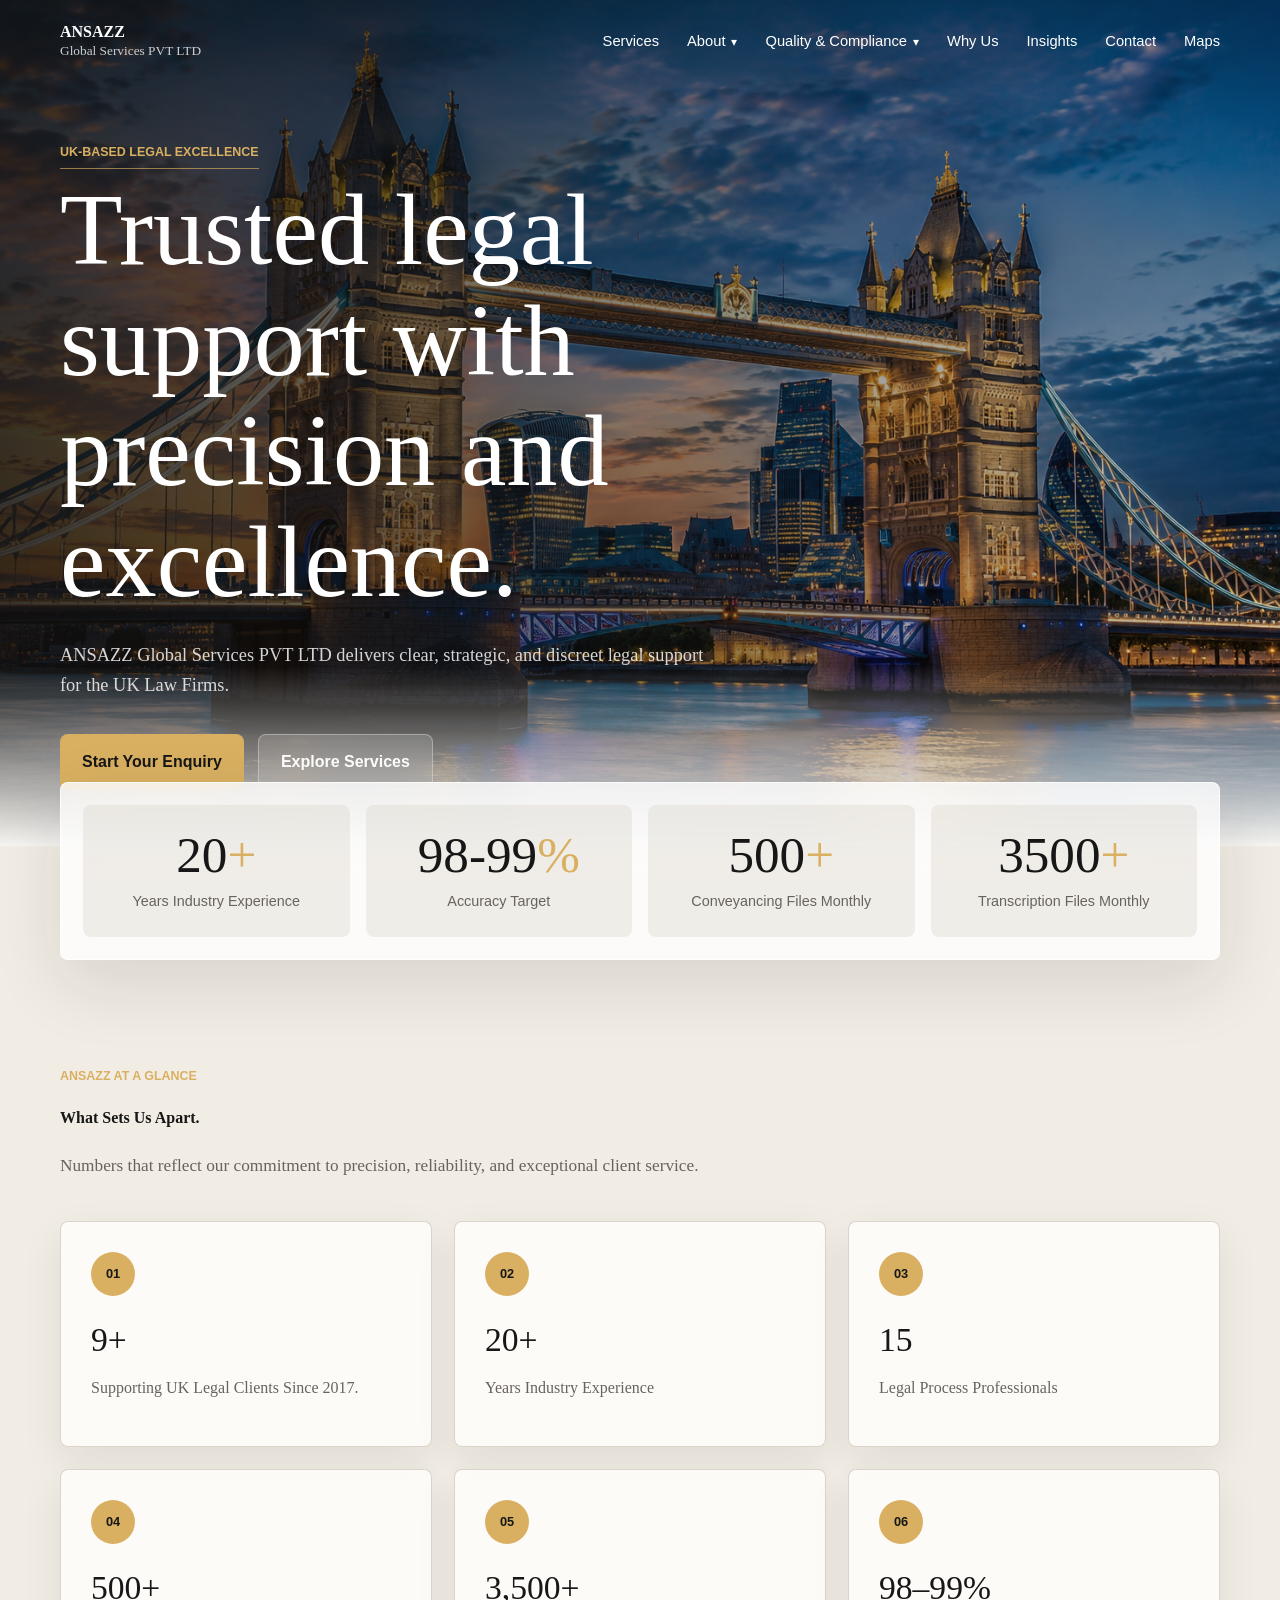
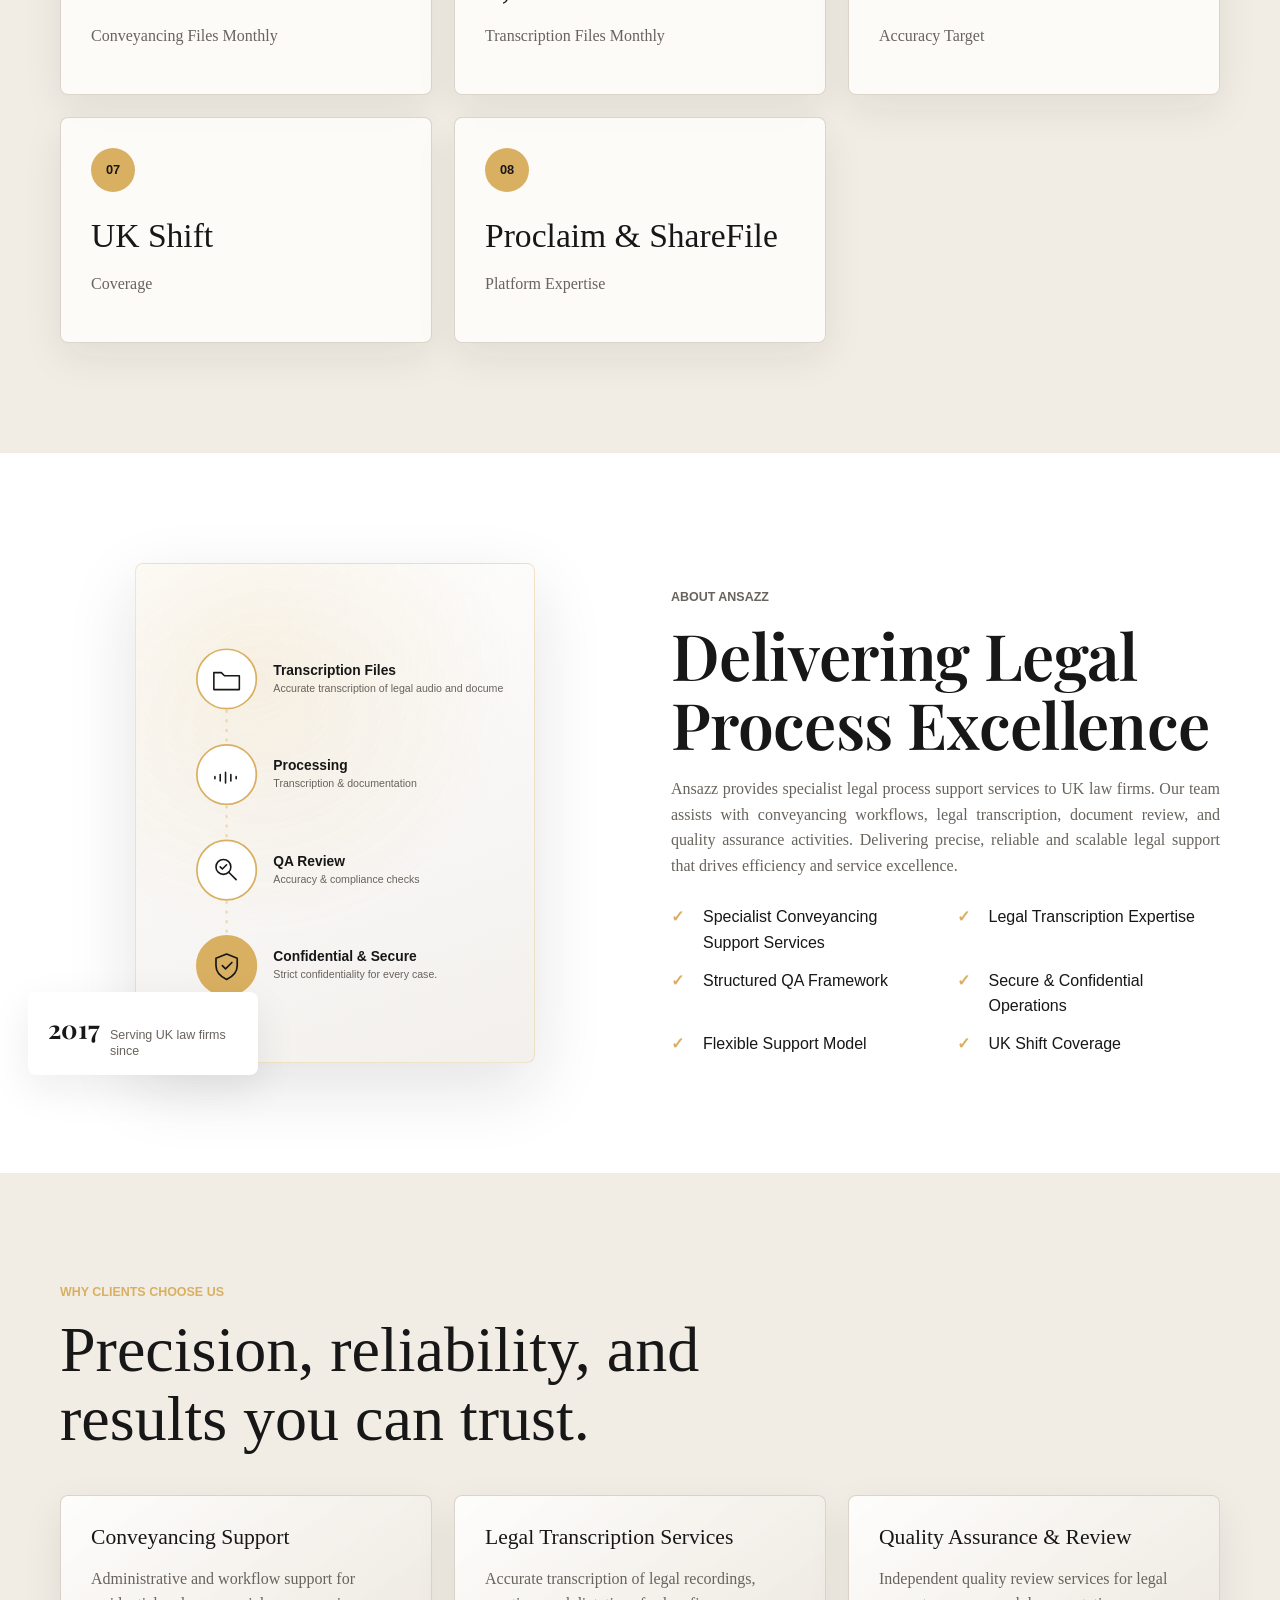
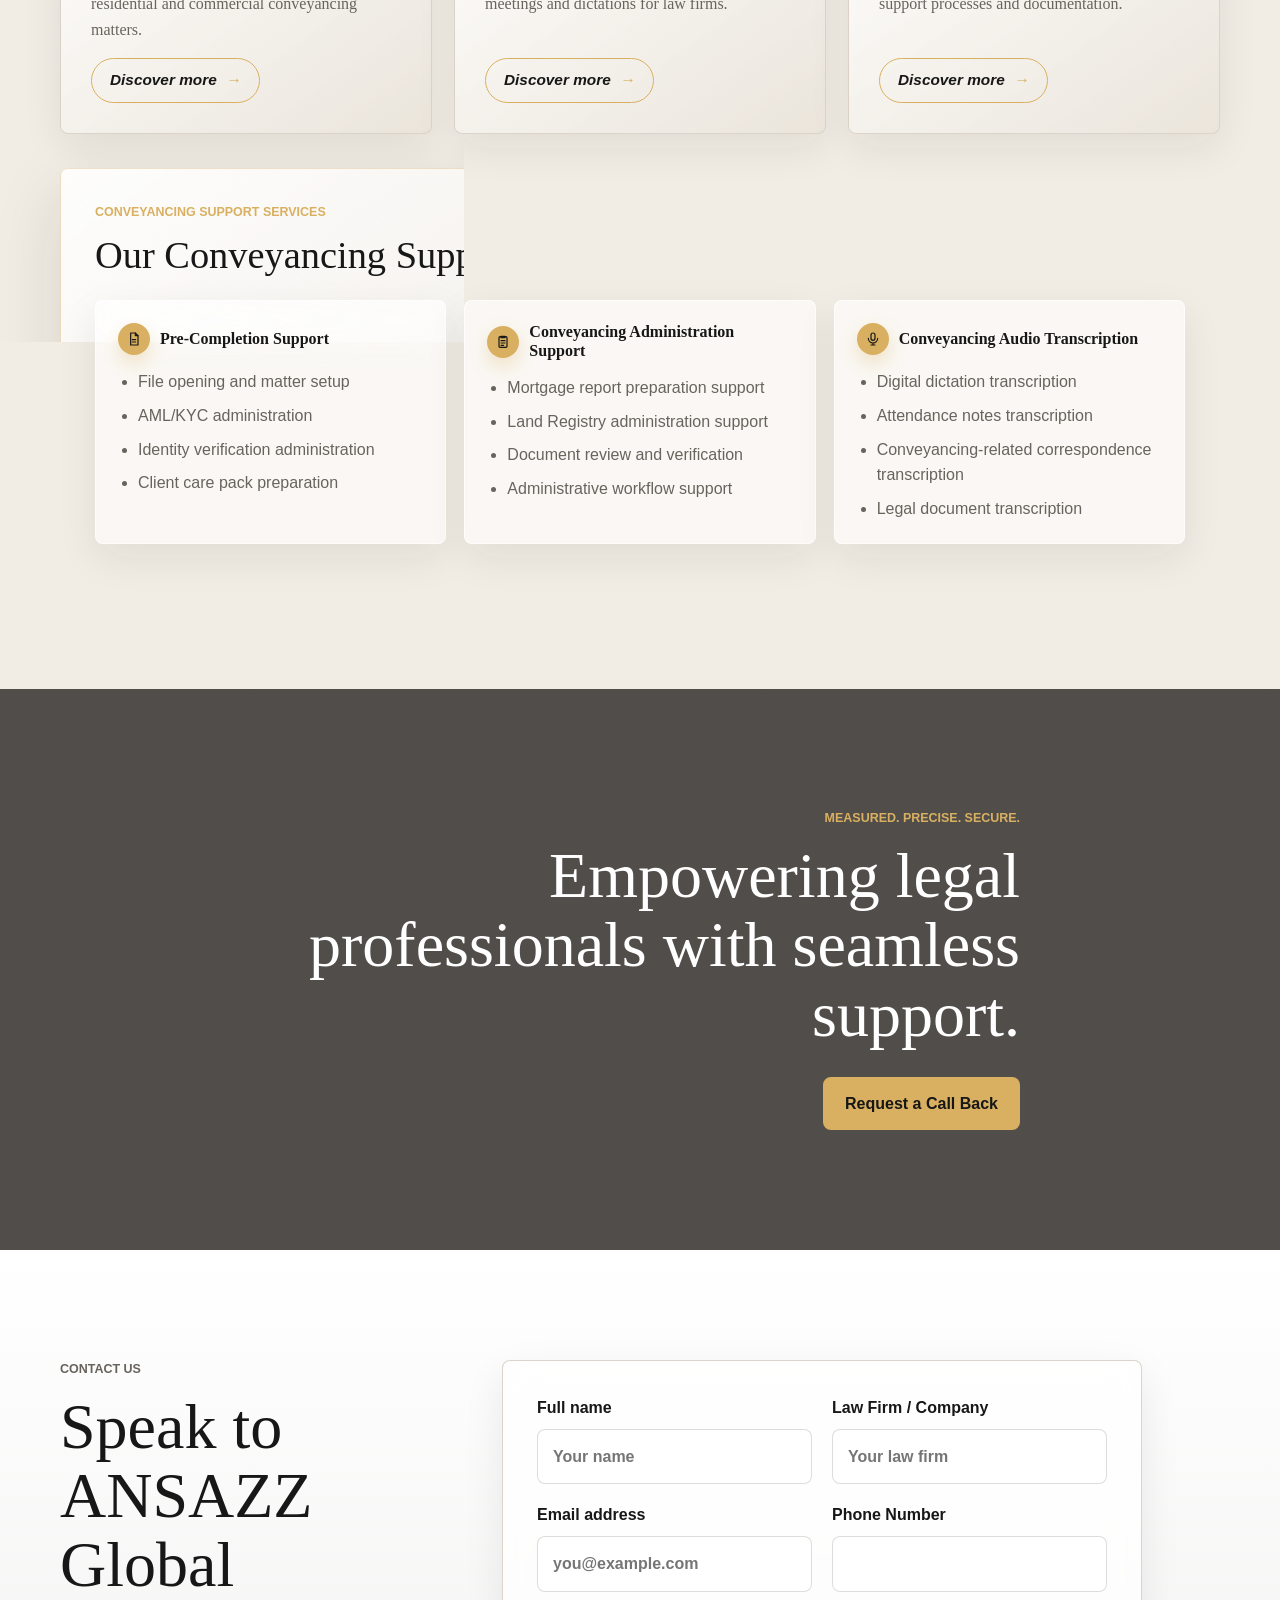
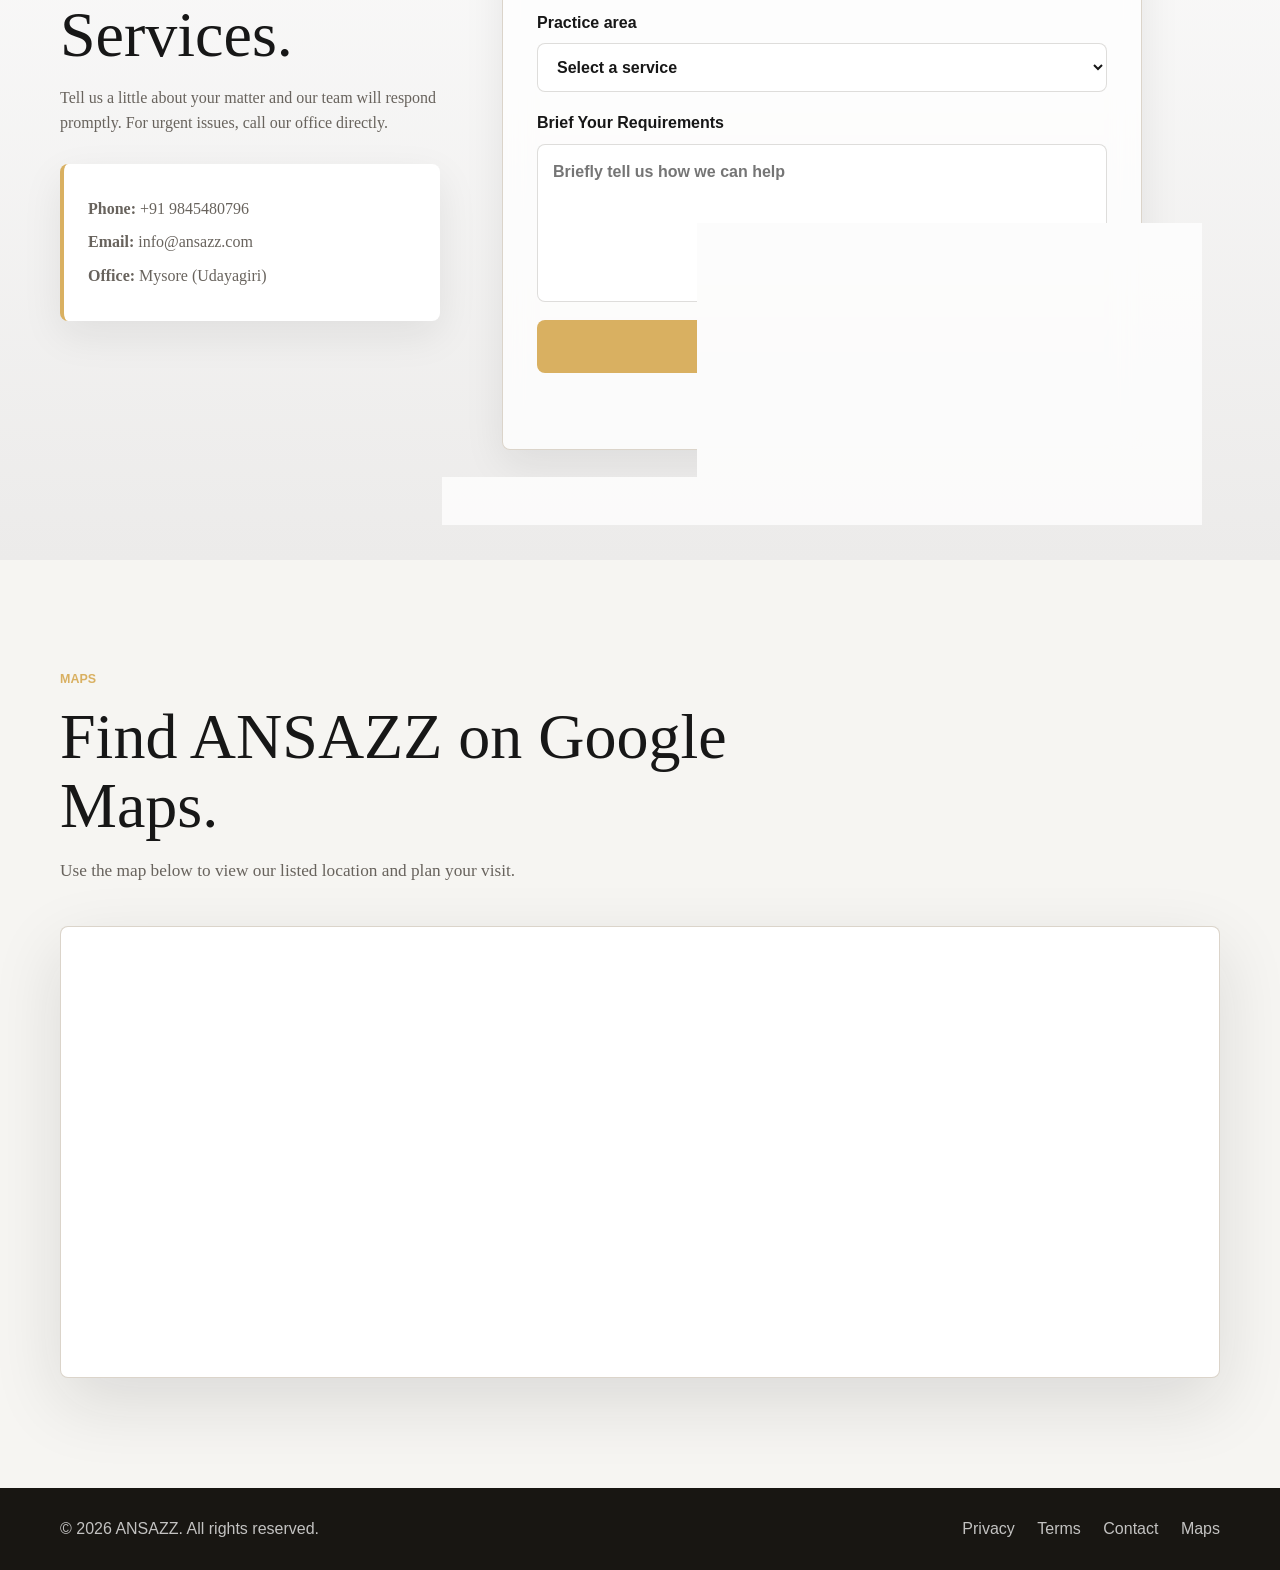
<file: index.html>
<!DOCTYPE html>
<html lang="en">
<head>
  <meta charset="UTF-8">
  <meta name="viewport" content="width=device-width, initial-scale=1.0">
  <meta name="description" content="ANSAZZ is a back-office BPO">
  <title>ANSAZZ Global Services</title>
  
  <link rel="preconnect" href="https://images.unsplash.com">
  <link rel="preconnect" href="https://fonts.googleapis.com">
  <link rel="preconnect" href="https://fonts.gstatic.com" crossorigin>
  <link href="https://fonts.googleapis.com/css2?family=Playfair+Display:ital,wght@0,500;0,600;0,700;1,600&display=swap" rel="stylesheet">
  <link rel="stylesheet" href="styles.css">
</head>
<body>
  
  <!-- Scroll progress bar -->
  <div class="scroll-progress" id="scrollProgress"></div>

  <!-- Sticky navigation -->
  <header class="site-header" id="siteHeader">
    <nav class="nav container" aria-label="Main navigation">
      <a href="#home" class="brand" aria-label="ANSAZZ Solicitors home">
        <span>
          <strong>ANSAZZ</strong>
          <small>Global Services PVT LTD</small>
        </span>
      </a>

      <button class="nav-toggle" id="navToggle" aria-label="Open navigation" aria-expanded="false">
        <span></span>
        <span></span>
        <span></span>
      </button>

      <ul class="nav-menu" id="navMenu">
        <li><a href="#services">Services</a></li>
        <li class="nav-dropdown">
          <a href="#about" class="nav-dropdown__trigger">About <span aria-hidden="true">▾</span></a>
          <ul class="nav-dropdown__menu" aria-label="About submenu">
            <li><a href="mission.html">Our Mission</a></li>
            <li><a href="faq.html">FAQs</a></li>
          </ul>
        </li>
        <li class="nav-dropdown">
          <a href="quality-assurance.html" class="nav-dropdown__trigger">Quality & Compliance <span aria-hidden="true">▾</span></a>
          <ul class="nav-dropdown__menu" aria-label="Quality and compliance submenu">
            <li><a href="quality-assurance.html">Quality Assurance</a></li>
            <li><a href="data-security.html">Data Security</a></li>
          </ul>
        </li>
        <li><a href="#why-us">Why Us</a></li>
        <li><a href="#insights">Insights</a></li>
        <li><a href="#contact">Contact</a></li>
        <li><a href="#maps">Maps</a></li>
      </ul>
    </nav>
  </header>

  <main>
    <!-- Hero section -->
    <section class="hero section-reveal" id="home">
      <div class="hero__background" aria-hidden="true"></div>

      <div class="container hero__content">
        <p class="eyebrow slide-up">UK-based legal excellence</p>
        <h1 class="slide-up">Trusted legal support with precision and excellence.</h1>
        <p class="hero__intro slide-up">
          ANSAZZ Global Services PVT LTD delivers clear, strategic, and discreet legal support for the UK Law Firms.
        </p>
        <div class="hero__actions slide-up">
          <a href="#contact" class="button button--gold ripple-button">Start Your Enquiry</a>
          <a href="#services" class="button button--glass ripple-button">Explore Services</a>
        </div>
      </div>
    </section>

    <!-- Trust indicators -->
    <section class="stats section-reveal" aria-label="Firm highlights">
      <div class="container stats__grid">
        <article>
          <span class="counter" data-target="20">0</span>
          <p>Years Industry Experience</p>
        </article>
        <article>
          <span class="counter" data-target="98-99">0</span>
          <p>Accuracy Target</p>
        </article>
        <article>
          <span class="counter" data-target="500">0</span>
          <p> Conveyancing Files Monthly</p>
        </article>
        <article>
          <span class="counter" data-target="3500">0</span>
          <p>Transcription Files Monthly</p>
        </article>
      </div>
    </section>

    <!-- Services -->
    <section class="section section-reveal" id="services">
      <div class="container">
        <div class="section-heading">
          <h2 class="eyebrow">Ansazz At A Glance</h2>
          <h4>What Sets Us Apart.</h4>
          <p>Numbers that reflect our commitment to precision, reliability, and exceptional client service.</p>
        </div>

        <div class="cards-grid">
          <article class="service-card">
            <span class="card-icon">01</span>
            <h3>9+</h3>
            <p>Supporting UK Legal Clients Since 2017.</p>
          </article>
          <article class="service-card">
            <span class="card-icon">02</span>
            <h3>20+</h3>
            <p>Years Industry Experience</p>
          </article>
          <article class="service-card">
            <span class="card-icon">03</span>
            <h3>15</h3>
            <p>Legal Process Professionals</p>
          </article>
          <article class="service-card">
            <span class="card-icon">04</span>
            <h3>500+</h3>
            <p> Conveyancing Files Monthly</p>
          </article>
          <article class="service-card">
            <span class="card-icon">05</span>
            <h3>3,500+</h3>
            <p>Transcription Files Monthly</p>
          </article>
          <article class="service-card">
            <span class="card-icon">06</span>
            <h3>98–99%</h3>
            <p>Accuracy Target</p>
          </article>
          <article class="service-card">
            <span class="card-icon">07</span>
            <h3>UK Shift</h3>
            <p>Coverage</p>
          </article>
          <article class="service-card">
            <span class="card-icon">08</span>
            <h3>Proclaim & ShareFile</h3>
            <p>Platform Expertise</p>
          </article>
        </div>
      </div>
    </section>

    <!-- About -->
    <section class="section about section-reveal" id="about">
      <div class="container split about__split">
        <div class="about-visual" aria-hidden="true">
          <div class="about-visual__frame">
            <svg class="about-visual__svg" viewBox="0 0 320 380" xmlns="http://www.w3.org/2000/svg" role="img" aria-labelledby="aboutVisualTitle">
              <title id="aboutVisualTitle">Back-office workflow: case files, transcription, quality review and secure delivery to UK solicitors</title>

              <!-- connecting flow line -->
              <line x1="58" y1="94" x2="58" y2="308" stroke="rgba(217,176,97,0.45)" stroke-width="2" stroke-dasharray="1 8" stroke-linecap="round"/>

              <!-- Node 1: Case files & instructions -->
              <g transform="translate(58,64)">
                <circle r="28" fill="#ffffff" stroke="#D9B061" stroke-width="1.6"/>
                <g stroke="#171717" stroke-width="1.5" fill="none" stroke-linecap="round" stroke-linejoin="round">
                  <path d="M-12 -6h7l3 3h14v13h-24z"/>
                </g>
              </g>
              <text x="102" y="60" font-family="Arial, Helvetica, sans-serif" font-size="13" font-weight="700" fill="#171717">Transcription Files</text>
              <text x="102" y="76" font-family="Arial, Helvetica, sans-serif" font-size="10" fill="#68635d">Accurate transcription of legal audio and documents.</text>

              <!-- Node 2: Transcription & processing -->
              <g transform="translate(58,154)">
                <circle r="28" fill="#ffffff" stroke="#D9B061" stroke-width="1.6"/>
                <g stroke="#171717" stroke-width="1.5" fill="none" stroke-linecap="round">
                  <path d="M-11 4v-2M-6 6v-6M-1 8v-10M4 6v-6M9 4v-2"/>
                </g>
              </g>
              <text x="102" y="150" font-family="Arial, Helvetica, sans-serif" font-size="13" font-weight="700" fill="#171717">Processing</text>
              <text x="102" y="166" font-family="Arial, Helvetica, sans-serif" font-size="10" fill="#68635d">Transcription &amp; documentation</text>

              <!-- Node 3: Quality review -->
              <g transform="translate(58,244)">
                <circle r="28" fill="#ffffff" stroke="#D9B061" stroke-width="1.6"/>
                <g stroke="#171717" stroke-width="1.5" fill="none" stroke-linecap="round" stroke-linejoin="round">
                  <circle cx="-3" cy="-3" r="7"/>
                  <path d="M2 2l7 7"/>
                  <path d="M-6 -3l2 2 4-4"/>
                </g>
              </g>
              <text x="102" y="240" font-family="Arial, Helvetica, sans-serif" font-size="13" font-weight="700" fill="#171717">QA Review</text>
              <text x="102" y="256" font-family="Arial, Helvetica, sans-serif" font-size="10" fill="#68635d">Accuracy &amp; compliance checks</text>

              <!-- Node 4: Secure delivery -->
              <g transform="translate(58,334)">
                <circle r="28" fill="#D9B061" stroke="#D9B061" stroke-width="1.6"/>
                <g stroke="#171717" stroke-width="1.6" fill="none" stroke-linecap="round" stroke-linejoin="round">
                  <path d="M0 -11l10 4v7c0 6-4 10-10 13-6-3-10-7-10-13v-7z"/>
                  <path d="M-4 0l3 3 6-6"/>
                </g>
              </g>
              <text x="102" y="330" font-family="Arial, Helvetica, sans-serif" font-size="13" font-weight="700" fill="#171717">Confidential & Secure</text>
              <text x="102" y="346" font-family="Arial, Helvetica, sans-serif" font-size="10" fill="#68635d">Strict confidentiality for every case.</text>
            </svg>
          </div>

          <div class="about-visual__badge">
            <strong>2017</strong>
            <span>Serving UK law firms since</span>
          </div>
        </div>

        <div class="about-copy">
          <p class="eyebrow">About ANSAZZ</p>
          <h2 class="about-copy__heading">Delivering Legal Process Excellence</h2>
          <p class="about-copy__text">
            Ansazz provides specialist legal process support services to UK law firms. 
            Our team assists with conveyancing workflows, legal transcription, 
            document review, and quality assurance activities. Delivering precise, reliable 
            and scalable legal support that drives efficiency and service excellence.
          </p>
          <ul class="check-list">
            <!-- key benefits from old website -->
            <li>Specialist Conveyancing Support Services</li>
            <li>Legal Transcription Expertise</li>
            <li>Structured QA Framework</li>
            <li>Secure & Confidential Operations</li>
            <li>Flexible Support Model</li>
            <li>UK Shift Coverage</li>
          </ul>
        </div>
      </div>
    </section>

    <!-- Why us -->
    <section class="section section-reveal" id="why-us">
      <div class="container">
        <div class="section-heading">
          <p class="eyebrow">Why clients choose us</p>
          <h2>Precision, reliability, and results you can trust.</h2>
        </div>

        <div class="feature-grid">
          <article class="feature">
            <h3>Conveyancing Support</h3>
            <p>Administrative and workflow support for residential and commercial conveyancing matters.</p>
            <button class="discover-link" type="button" data-service-target="conveyancing">Discover more</button>
          </article>
          <article class="feature">
            <h3>Legal Transcription Services</h3>
            <p>Accurate transcription of legal recordings, meetings and dictations for law firms.</p>
            <button class="discover-link" type="button" data-service-target="transcription">Discover more</button>
          </article>
          <article class="feature">
            <h3>Quality Assurance & Review</h3>
            <p>Independent quality review services for legal support processes and documentation.</p>
            <button class="discover-link" type="button" data-service-target="qa-review">Discover more</button>
          </article>
        </div>

        <div class="service-detail-panel" id="serviceDetailPanel" aria-live="polite">
          <article class="service-detail is-active" id="conveyancing" data-service-detail>
            <p class="eyebrow">Conveyancing Support Services</p>
            <h3>Our Conveyancing Support Services</h3>
            <div class="detail-grid">
              <div>
                <h4><span class="detail-icon" aria-hidden="true"><svg viewBox="0 0 24 24" fill="none" stroke="currentColor" stroke-width="1.8" stroke-linecap="round" stroke-linejoin="round"><path d="M7 3h7l4 4v14H7z"/><path d="M14 3v4h4"/><path d="M9.5 13h5M9.5 16.5h5"/></svg></span>Pre-Completion Support</h4>
                <ul>
                  <li>File opening and matter setup</li>
                  <li>AML/KYC administration</li>
                  <li>Identity verification administration</li>
                  <li>Client care pack preparation</li>
                </ul>
              </div>
              <div>
                <h4><span class="detail-icon" aria-hidden="true"><svg viewBox="0 0 24 24" fill="none" stroke="currentColor" stroke-width="1.8" stroke-linecap="round" stroke-linejoin="round"><rect x="6" y="4" width="12" height="16" rx="1.5"/><path d="M9 3.5h6v2H9z"/><path d="M9 10h6M9 13.5h6M9 17h4"/></svg></span>Conveyancing Administration Support</h4>
                <ul>
                  <li>Mortgage report preparation support</li>
                  <li>Land Registry administration support</li>
                  <li>Document review and verification</li>
                  <li>Administrative workflow support</li>
                </ul>
              </div>
              <div>
                <h4><span class="detail-icon" aria-hidden="true"><svg viewBox="0 0 24 24" fill="none" stroke="currentColor" stroke-width="1.8" stroke-linecap="round" stroke-linejoin="round"><rect x="9" y="3" width="6" height="11" rx="3"/><path d="M5 11a7 7 0 0 0 14 0M12 18v3M9 21h6"/></svg></span>Conveyancing Audio Transcription</h4>
                <ul>
                  <li>Digital dictation transcription</li>
                  <li>Attendance notes transcription</li>
                  <li>Conveyancing-related correspondence transcription</li>
                  <li>Legal document transcription</li>
                </ul>
              </div>
            </div>
          </article>

          <article class="service-detail" id="transcription" data-service-detail>
            <p class="eyebrow">Legal Transcription</p>
            <h3>Legal Transcription Solutions for UK Law Firms</h3>
            <div class="detail-grid">
              <div>
                <h4><span class="detail-icon" aria-hidden="true"><svg viewBox="0 0 24 24" fill="none" stroke="currentColor" stroke-width="1.8" stroke-linecap="round" stroke-linejoin="round"><rect x="9" y="3" width="6" height="11" rx="3"/><path d="M5 11a7 7 0 0 0 14 0M12 18v3M9 21h6"/></svg></span>Dictation Transcription</h4>
                <ul>
                  <li>Solicitor and fee earner dictations</li>
                  <li>Legal correspondence</li>
                  <li>Client communications</li>
                  <li>Notes and memoranda</li>
                  <li>Matter-related documentation</li>
                </ul>
              </div>
              <div>
                <h4><span class="detail-icon" aria-hidden="true"><svg viewBox="0 0 24 24" fill="none" stroke="currentColor" stroke-width="1.8" stroke-linecap="round" stroke-linejoin="round"><circle cx="9" cy="8" r="3"/><circle cx="17" cy="9" r="2.4"/><path d="M3.5 20c.5-3.5 3-5.5 5.5-5.5s5 2 5.5 5.5"/><path d="M15 14.5c2 .2 3.6 1.8 4 5.5"/></svg></span>Interview and Meeting Transcription</h4>
                <ul>
                  <li>Client interviews</li>
                  <li>Witness interviews</li>
                  <li>Internal meetings</li>
                  <li>Consultation recordings</li>
                  <li>Case discussions</li>
                </ul>
              </div>
              <div>
                <h4><span class="detail-icon" aria-hidden="true"><svg viewBox="0 0 24 24" fill="none" stroke="currentColor" stroke-width="1.8" stroke-linecap="round" stroke-linejoin="round"><path d="M7 3h7l4 4v14H7z"/><path d="M14 3v4h4"/><path d="M9.5 13h5M9.5 16.5h5"/></svg></span>Legal Documentation Support</h4>
                <ul>
                  <li>Statements and reports</li>
                  <li>Legal notes</li>
                  <li>Correspondence preparation</li>
                  <li>Document formatting</li>
                  <li>File organisation support</li>
                </ul>
              </div>
            </div>
            <div class="choice-strip">
              <h4>Why Law Firms Choose Ansazz</h4>
              <p>Accurate transcription processes, confidential handling of legal information, dedicated quality assurance reviews, flexible support models, reliable turnaround times, scalable support during peak workloads, and experience supporting legal professionals and legal support teams with familiarity in legal terminology.</p>
            </div>
          </article>

          <article class="service-detail" id="qa-review" data-service-detail>
            <p class="eyebrow">Quality Assurance & Review</p>
            <h3>Our Quality Assurance & Review</h3>
            <div class="detail-grid detail-grid--four">
              <div>
                <h4><span class="detail-icon" aria-hidden="true"><svg viewBox="0 0 24 24" fill="none" stroke="currentColor" stroke-width="1.8" stroke-linecap="round" stroke-linejoin="round"><path d="M7 3h7l4 4v14H7z"/><path d="M14 3v4h4"/><path d="M9.5 13h5M9.5 16.5h5"/></svg></span>Document Review Support</h4>
                <ul>
                  <li>Legal document review</li>
                  <li>Formatting and consistency checks</li>
                  <li>Data verification</li>
                  <li>Template compliance checks</li>
                  <li>Document completeness review</li>
                </ul>
              </div>
              <div>
                <h4><span class="detail-icon" aria-hidden="true"><svg viewBox="0 0 24 24" fill="none" stroke="currentColor" stroke-width="1.8" stroke-linecap="round" stroke-linejoin="round"><path d="M4 19V5M4 19h16"/><rect x="7" y="12" width="2.4" height="7"/><rect x="12" y="9" width="2.4" height="10"/><rect x="17" y="6" width="2.4" height="13"/></svg></span>Workflow Quality Monitoring</h4>
                <ul>
                  <li>Process compliance reviews</li>
                  <li>Workflow audits</li>
                  <li>Error trend analysis</li>
                  <li>Quality score tracking</li>
                  <li>Performance monitoring</li>
                </ul>
              </div>
              <div>
                <h4><span class="detail-icon" aria-hidden="true"><svg viewBox="0 0 24 24" fill="none" stroke="currentColor" stroke-width="1.8" stroke-linecap="round" stroke-linejoin="round"><path d="M4 20l1-4 12-12 3 3-12 12z"/><path d="M13 6l3 3"/></svg></span>Transcription Quality Assurance</h4>
                <ul>
                  <li>Transcript review and verification</li>
                  <li>Accuracy checks</li>
                  <li>Formatting reviews</li>
                  <li>Consistency validation</li>
                  <li>Client specification compliance</li>
                </ul>
              </div>
              <div>
                <h4><span class="detail-icon" aria-hidden="true"><svg viewBox="0 0 24 24" fill="none" stroke="currentColor" stroke-width="1.8" stroke-linecap="round" stroke-linejoin="round"><path d="M3 7a1.5 1.5 0 0 1 1.5-1.5h4l2 2h9A1.5 1.5 0 0 1 21 9v9a1.5 1.5 0 0 1-1.5 1.5h-15A1.5 1.5 0 0 1 3 18z"/></svg></span>Conveyancing Quality Review</h4>
                <ul>
                  <li>File review support</li>
                  <li>Workflow compliance checks</li>
                  <li>Documentation verification</li>
                  <li>Administrative quality checks</li>
                  <li>Process adherence monitoring</li>
                </ul>
              </div>
            </div>
          </article>
        </div>
      </div>
    </section>

    <!-- Parallax callout -->
    <section class="parallax section-reveal" aria-label="Consultation callout">
      <div class="container parallax__content">
        <p class="eyebrow">Measured. Precise. Secure.</p>
        <h2>Empowering legal professionals with seamless support.</h2>
        <a href="#contact" class="button button--gold ripple-button">Request a Call Back</a>
      </div>
    </section>

    <!-- Contact -->
    <section class="section contact section-reveal" id="contact">
      <div class="container split split--contact">
        <div>
          <p class="eyebrow">Contact us</p>
          <h2>Speak to ANSAZZ Global Services.</h2>
          <p>
            Tell us a little about your matter and our team will respond promptly.
            For urgent issues, call our office directly.
          </p>
          <div class="contact-details">
            <p style="font-family: 'Times New Roman';"><strong>Phone:</strong> +91 9845480796</p>
            <p><strong>Email:</strong> info@ansazz.com </p>
            <p><strong>Office:</strong> Mysore (Udayagiri)</p>
          </div>
        </div>

        <form class="contact-form" id="contactForm">
          <label>
            Full name
            <input type="text" name="name" placeholder="Your name" required>
          </label>
          <label>
            Law Firm / Company
            <input type="text" name="law_firm" placeholder="Your law firm" required>
          </label>
          <label>
            Email address
            <input type="email" name="email" placeholder="you@example.com" required>
          </label>
          <label>
            Phone Number
            <input type="tel" name="phone" placeholder="" required>
          </label>
          <label class="contact-form__full">
            Practice area
            <select name="service" required>
              <option value="">Select a service</option>
              <option>Conveyancing support</option>
              <option>Legal Transcription</option>
              <option>Quality Assurance and Review</option>
              <option>General Enquiry</option>
            </select>
          </label>
          <label class="contact-form__full">
            Brief Your Requirements
            <textarea name="message" rows="5" placeholder="Briefly tell us how we can help" required></textarea>
          </label>
          <button type="submit" class="button button--gold ripple-button contact-form__full">Send Enquiry</button>
          <p class="form-message contact-form__full" id="formMessage" role="status"></p>
        </form>
      </div>
    </section>

    <!-- Maps -->
    <section class="section maps section-reveal" id="maps">
      <div class="container">
        <div class="section-heading">
          <p class="eyebrow">Maps</p>
          <h2>Find ANSAZZ  on Google Maps.</h2>
          <p>Use the map below to view our listed location and plan your visit.</p>
        </div>

        <div class="map-frame">
          <iframe src="https://www.google.com/maps/embed?pb=!1m18!1m12!1m3!1d3897.85839933029!2d76.67118477409252!3d12.32531622871996!2m3!1f0!2f0!3f0!3m2!1i1024!2i768!4f13.1!3m3!1m2!1s0x3baf705ad19d351d%3A0x8cad9507ad6e49f5!2sAnsazz!5e0!3m2!1sen!2sin!4v1783275677081!5m2!1sen!2sin" width="600" height="450" style="border:0;" allowfullscreen="" loading="lazy" referrerpolicy="strict-origin-when-cross-origin" title="ANSAZZ Solicitors location on Google Maps"></iframe>
        </div>
      </div>
    </section>
  </main>

  <footer class="footer">
    <div class="container footer__inner">
      <p>© <span id="year"></span> ANSAZZ. All rights reserved.</p>
      <div>
        <a href="#home">Privacy</a>
        <a href="#home">Terms</a>
        <a href="#contact">Contact</a>
        <a href="#maps">Maps</a>
      </div>
    </div>
  </footer>

  <button class="scroll-top" id="scrollTop" aria-label="Scroll to top">↑</button>

  <script src="script.js"></script>
</body>
</html>
</file>
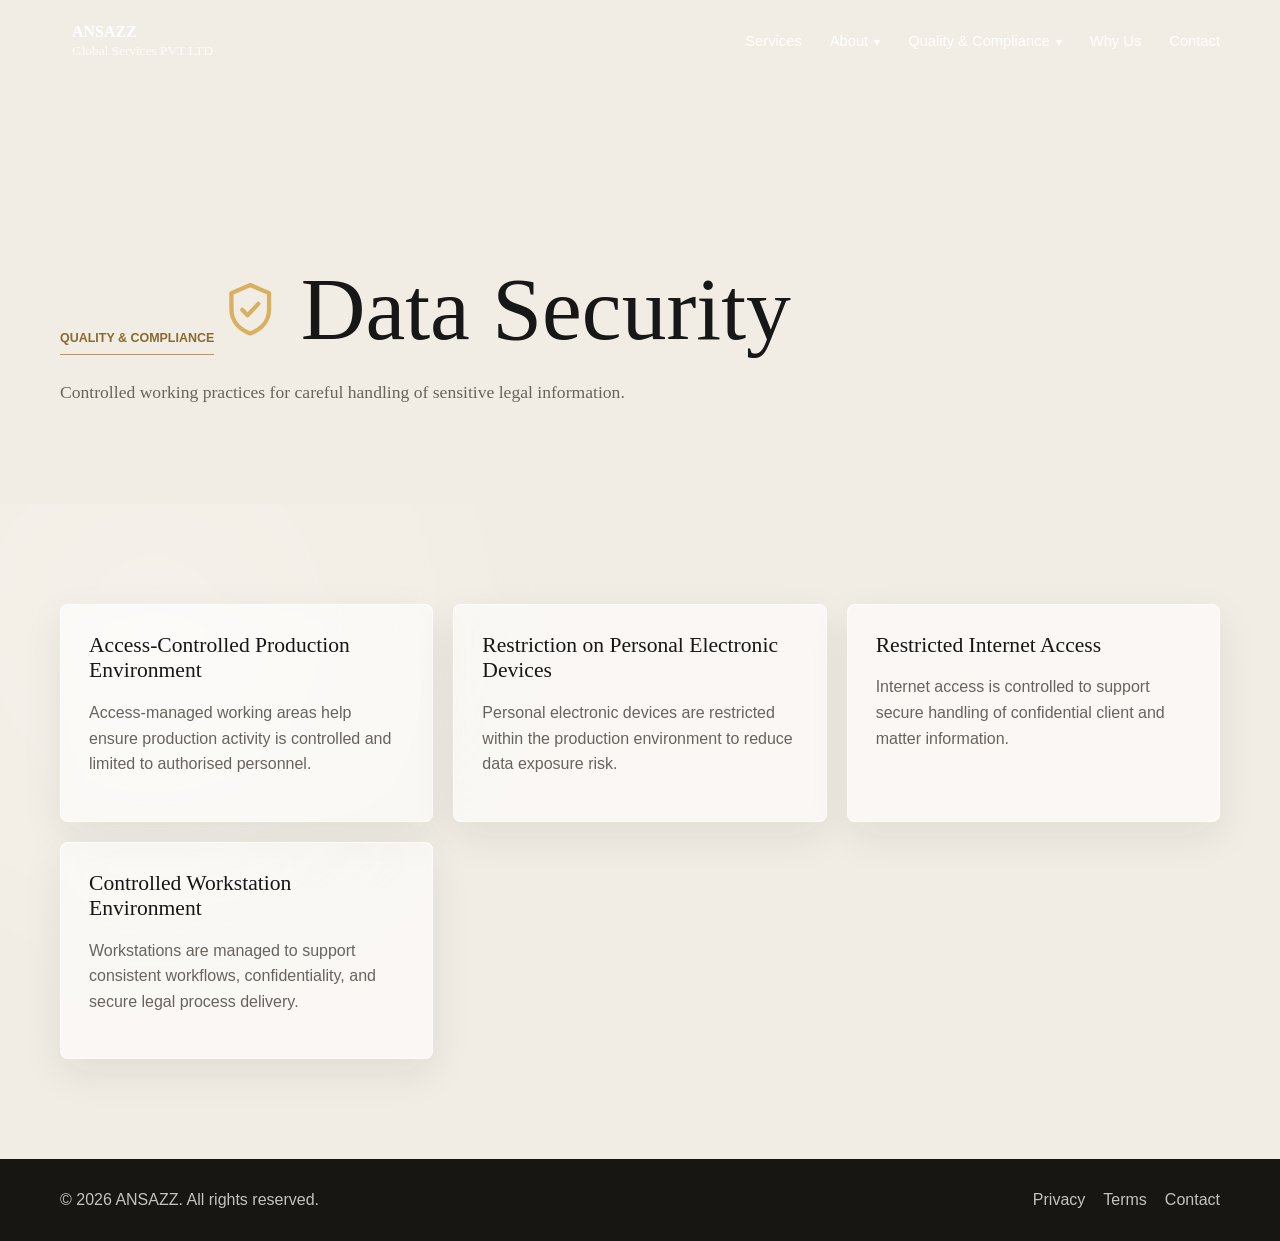
<file: data-security.html>
<!DOCTYPE html>
<html lang="en">
<head>
  <meta charset="UTF-8">
  <meta name="viewport" content="width=device-width, initial-scale=1.0">
  <meta name="description" content="Data security controls at ANSAZZ Global Services">
  <title>Data Security | ANSAZZ Global Services</title>
  <link rel="icon" href="data:image/svg+xml,%3Csvg xmlns='http://www.w3.org/2000/svg' viewBox='0 0 64 64'%3E%3Crect width='64' height='64' rx='12' fill='%23171612'/%3E%3Ctext x='50%25' y='56%25' text-anchor='middle' font-family='Georgia' font-size='38' fill='%23D9B061'%3EA%3C/text%3E%3C/svg%3E">
  <link rel="stylesheet" href="styles.css">
</head>
<body>
  <!-- <div class="loader" id="loader" aria-hidden="true"><div class="loader__mark">A</div><p>ANSAZZ Global Services</p></div> -->
  <div class="scroll-progress" id="scrollProgress"></div>
  <header class="site-header" id="siteHeader">
    <nav class="nav container" aria-label="Main navigation">
      <a href="index.html#home" class="brand" aria-label="ANSAZZ home"><span class="brand__icon"></span><span><strong>ANSAZZ</strong><small>Global Services PVT LTD</small></span></a>
      <button class="nav-toggle" id="navToggle" aria-label="Open navigation" aria-expanded="false"><span></span><span></span><span></span></button>
      <ul class="nav-menu" id="navMenu">
        <li><a href="index.html#services">Services</a></li>
        <li class="nav-dropdown"><a href="index.html#about" class="nav-dropdown__trigger">About <span aria-hidden="true">▾</span></a><ul class="nav-dropdown__menu" aria-label="About submenu"><li><a href="mission.html">Our Mission</a></li><li><a href="faq.html">FAQs</a></li></ul></li>
        <li class="nav-dropdown"><a href="quality-assurance.html" class="nav-dropdown__trigger">Quality & Compliance <span aria-hidden="true">▾</span></a><ul class="nav-dropdown__menu" aria-label="Quality and compliance submenu"><li><a href="quality-assurance.html">Quality Assurance</a></li><li><a href="data-security.html">Data Security</a></li></ul></li>
        <li><a href="index.html#why-us">Why Us</a></li>
        <li><a href="index.html#contact">Contact</a></li>
      </ul>
    </nav>
  </header>
  <main>
    <section class="inner-hero section-reveal">
      <div class="container">
        <p class="eyebrow slide-up">Quality & Compliance</p>
        <h1 class="animated-text slide-up hero-icon-heading"><span class="hero-icon" aria-hidden="true"><svg viewBox="0 0 24 24" fill="none" stroke="currentColor" stroke-width="1.6" stroke-linecap="round" stroke-linejoin="round"><path d="M12 3l7 3v6c0 4.5-3 7.5-7 9-4-1.5-7-4.5-7-9V6l7-3z"/><path d="M9 12.2l2 2 4-4.2"/></svg></span>Data Security</h1>
        <p class="slide-up">Controlled working practices for careful handling of sensitive legal information.</p>
      </div>
    </section>
    <section class="glass-section section-reveal">
      <div class="container glass-grid">
        <article class="glass-card"><h3>Access-Controlled Production Environment</h3><p>Access-managed working areas help ensure production activity is controlled and limited to authorised personnel.</p></article>
        <article class="glass-card"><h3>Restriction on Personal Electronic Devices</h3><p>Personal electronic devices are restricted within the production environment to reduce data exposure risk.</p></article>
        <article class="glass-card"><h3>Restricted Internet Access</h3><p>Internet access is controlled to support secure handling of confidential client and matter information.</p></article>
        <article class="glass-card"><h3>Controlled Workstation Environment</h3><p>Workstations are managed to support consistent workflows, confidentiality, and secure legal process delivery.</p></article>
      </div>
    </section>
  </main>
  <footer class="footer"><div class="container footer__inner"><p>© <span id="year"></span> ANSAZZ. All rights reserved.</p><div><a href="index.html#home">Privacy</a><a href="index.html#home">Terms</a><a href="index.html#contact">Contact</a></div></div></footer>
  <button class="scroll-top" id="scrollTop" aria-label="Scroll to top">↑</button>
  <script src="script.js"></script>
</body>
</html>
</file>
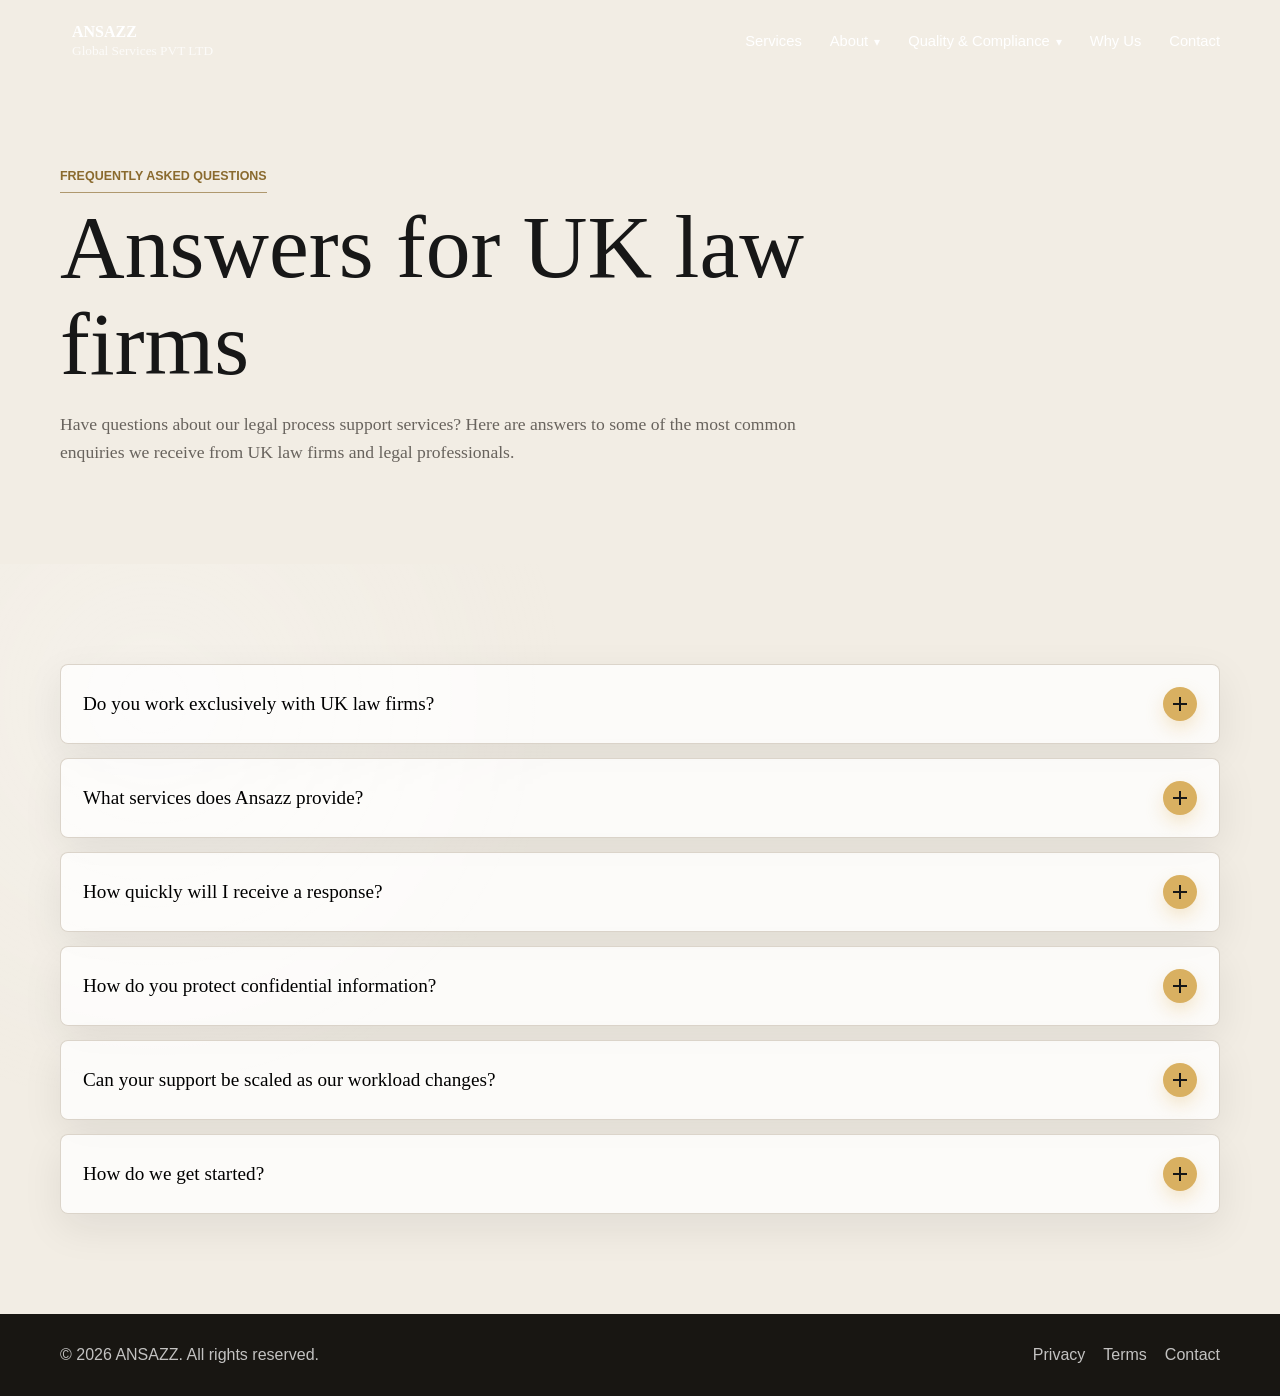
<file: faq.html>
<!DOCTYPE html>
<html lang="en">
<head>
  <meta charset="UTF-8">
  <meta name="viewport" content="width=device-width, initial-scale=1.0">
  <meta name="description" content="Frequently asked questions about ANSAZZ legal process support services">
  <title>FAQs | ANSAZZ Global Services</title>
  <link rel="icon" href="data:image/svg+xml,%3Csvg xmlns='http://www.w3.org/2000/svg' viewBox='0 0 64 64'%3E%3Crect width='64' height='64' rx='12' fill='%23171612'/%3E%3Ctext x='50%25' y='56%25' text-anchor='middle' font-family='Georgia' font-size='38' fill='%23D9B061'%3EA%3C/text%3E%3C/svg%3E">
  <link rel="stylesheet" href="styles.css">
</head>
<body>
  <!-- <div class="loader" id="loader" aria-hidden="true"><div class="loader__mark">A</div><p>ANSAZZ Global Services</p></div> -->
  <div class="scroll-progress" id="scrollProgress"></div>
  <header class="site-header" id="siteHeader">
    <nav class="nav container" aria-label="Main navigation">
      <a href="index.html#home" class="brand" aria-label="ANSAZZ home"><span class="brand__icon"></span><span><strong>ANSAZZ</strong><small>Global Services PVT LTD</small></span></a>
      <button class="nav-toggle" id="navToggle" aria-label="Open navigation" aria-expanded="false"><span></span><span></span><span></span></button>
      <ul class="nav-menu" id="navMenu">
        <li><a href="index.html#services">Services</a></li>
        <li class="nav-dropdown"><a href="index.html#about" class="nav-dropdown__trigger">About <span aria-hidden="true">▾</span></a><ul class="nav-dropdown__menu" aria-label="About submenu"><li><a href="mission.html">Our Mission</a></li><li><a href="faq.html">FAQs</a></li></ul></li>
        <li class="nav-dropdown"><a href="quality-assurance.html" class="nav-dropdown__trigger">Quality & Compliance <span aria-hidden="true">▾</span></a><ul class="nav-dropdown__menu" aria-label="Quality and compliance submenu"><li><a href="quality-assurance.html">Quality Assurance</a></li><li><a href="data-security.html">Data Security</a></li></ul></li>
        <li><a href="index.html#why-us">Why Us</a></li>
        <li><a href="index.html#contact">Contact</a></li>
      </ul>
    </nav>
  </header>
  <main>
    <section class="inner-hero section-reveal">
      <div class="container">
        <p class="eyebrow slide-up">Frequently Asked Questions</p>
        <h1 class="animated-text slide-up">Answers for UK law firms</h1>
        <p class="slide-up">Have questions about our legal process support services? Here are answers to some of the most common enquiries we receive from UK law firms and legal professionals.</p>
      </div>
    </section>
    <section class="glass-section section-reveal">
      <div class="container faq-list">
        <article class="faq-item">
          <button class="faq-question" type="button" aria-expanded="false" aria-controls="faq-answer-1" id="faq-trigger-1">
            <h3>Do you work exclusively with UK law firms?</h3>
            <span class="faq-toggle" aria-hidden="true"></span>
          </button>
          <div class="faq-answer-wrapper" id="faq-answer-1" role="region" aria-labelledby="faq-trigger-1">
            <div class="faq-answer"><p>Ansazz primarily supports UK law firms and legal professionals. Our services are designed to assist firms with legal process support requirements, helping improve operational efficiency while maintaining high standards of quality and confidentiality.</p></div>
          </div>
        </article>
        <article class="faq-item">
          <button class="faq-question" type="button" aria-expanded="false" aria-controls="faq-answer-2" id="faq-trigger-2">
            <h3>What services does Ansazz provide?</h3>
            <span class="faq-toggle" aria-hidden="true"></span>
          </button>
          <div class="faq-answer-wrapper" id="faq-answer-2" role="region" aria-labelledby="faq-trigger-2">
            <div class="faq-answer"><p><ul>We provide a range of legal process support services including:
                                          <li>  Conveyancing Support Services</li>
                                          <li>  Legal Transcription Services</li>
                                          <li>  Quality Assurance and Review</li>
                                          <li>  Administrative and Back-Office Support</li>
                                           We work closely with clients to tailor support according to their specific requirements.</ul></p></div>
          </div>
        </article>
        <article class="faq-item">
          <button class="faq-question" type="button" aria-expanded="false" aria-controls="faq-answer-3" id="faq-trigger-3">
            <h3>How quickly will I receive a response?</h3>
            <span class="faq-toggle" aria-hidden="true"></span>
          </button>
          <div class="faq-answer-wrapper" id="faq-answer-3" role="region" aria-labelledby="faq-trigger-3">
            <div class="faq-answer"><p>We aim to respond to all enquiries within one business day. Once we receive your enquiry, a member of our team will review your requirements and arrange an introductory discussion if appropriate.</p></div>
          </div>
        </article>
        <article class="faq-item">
          <button class="faq-question" type="button" aria-expanded="false" aria-controls="faq-answer-4" id="faq-trigger-4">
            <h3>How do you protect confidential information?</h3>
            <span class="faq-toggle" aria-hidden="true"></span>
          </button>
          <div class="faq-answer-wrapper" id="faq-answer-4" role="region" aria-labelledby="faq-trigger-4">
            <div class="faq-answer"><p>Confidentiality is a key part of our service. We follow secure handling procedures and maintain strict controls to ensure that sensitive legal information is managed responsibly and professionally.</p></div>
          </div>
        </article>
        <article class="faq-item">
          <button class="faq-question" type="button" aria-expanded="false" aria-controls="faq-answer-5" id="faq-trigger-5">
            <h3>Can your support be scaled as our workload changes?</h3>
            <span class="faq-toggle" aria-hidden="true"></span>
          </button>
          <div class="faq-answer-wrapper" id="faq-answer-5" role="region" aria-labelledby="faq-trigger-5">
            <div class="faq-answer"><p>Yes. Our flexible support model allows firms to increase or decrease support levels depending on workload requirements, helping manage peak periods without increasing permanent staffing costs.</p></div>
          </div>
        </article>
        <article class="faq-item">
          <button class="faq-question" type="button" aria-expanded="false" aria-controls="faq-answer-6" id="faq-trigger-6">
            <h3>How do we get started?</h3>
            <span class="faq-toggle" aria-hidden="true"></span>
          </button>
          <div class="faq-answer-wrapper" id="faq-answer-6" role="region" aria-labelledby="faq-trigger-6">
            <div class="faq-answer"><p>Simply complete the enquiry form on this page. We’ll review your requirements, arrange an introductory discussion and recommend a suitable support solution based on your firm’s needs.</p></div>
          </div>
        </article>
      </div>
    </section>
  </main>
  <footer class="footer"><div class="container footer__inner"><p>© <span id="year"></span> ANSAZZ. All rights reserved.</p><div><a href="index.html#home">Privacy</a><a href="index.html#home">Terms</a><a href="index.html#contact">Contact</a></div></div></footer>
  <button class="scroll-top" id="scrollTop" aria-label="Scroll to top">↑</button>
  <script src="script.js"></script>
</body>
</html>
</file>
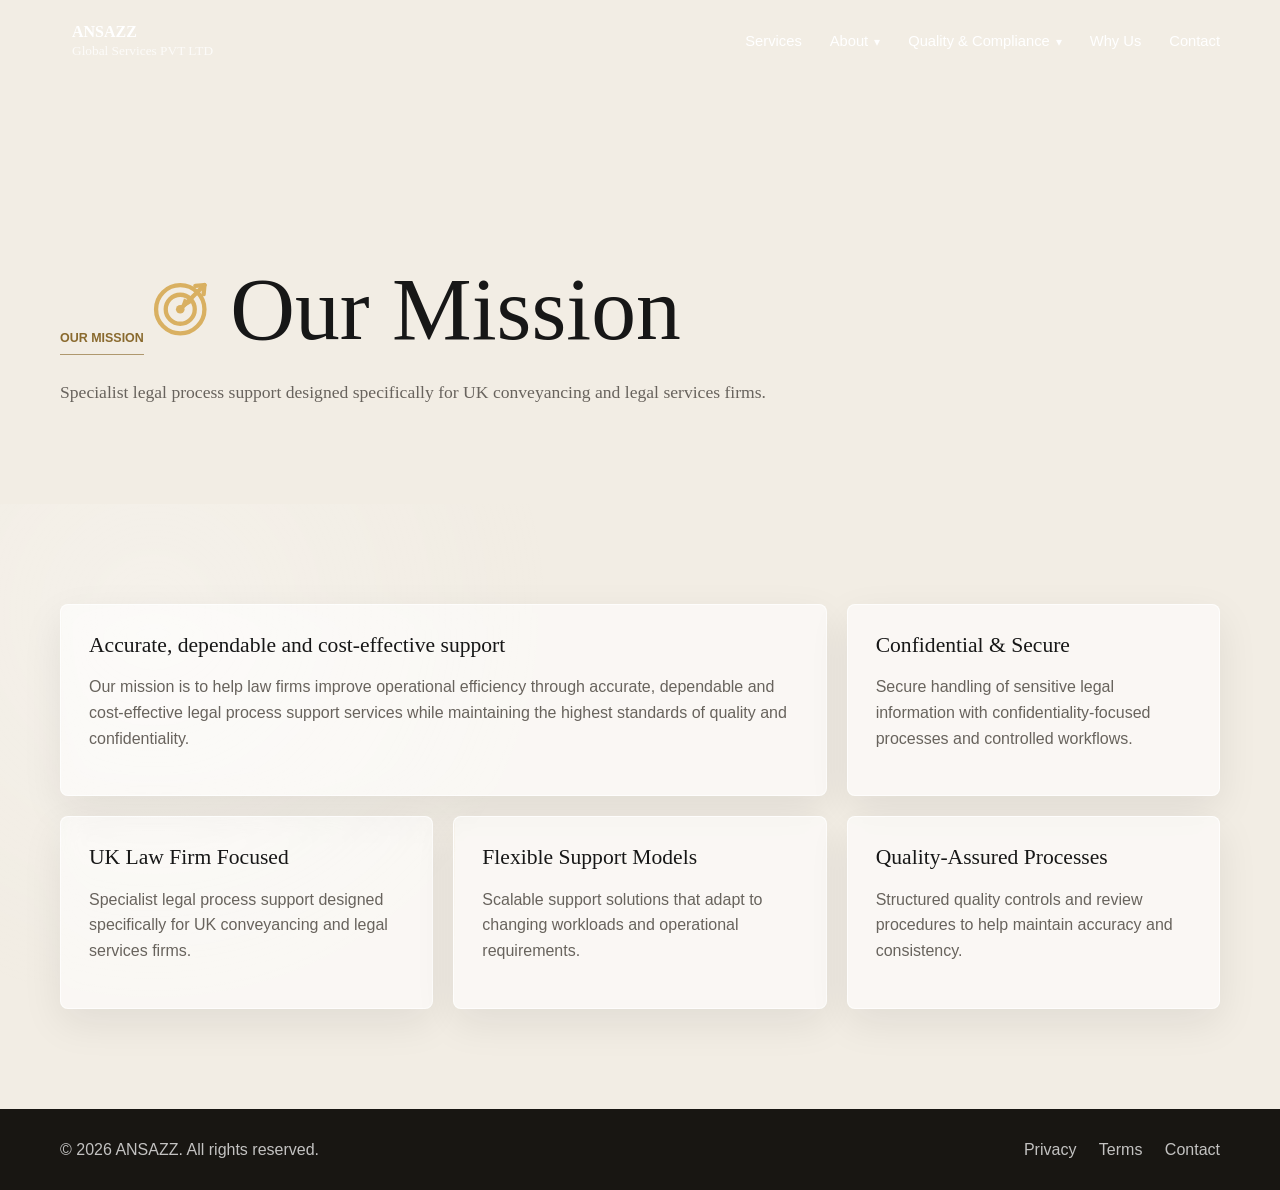
<file: mission.html>
<!DOCTYPE html>
<html lang="en">
<head>
  <meta charset="UTF-8">
  <meta name="viewport" content="width=device-width, initial-scale=1.0">
  <meta name="description" content="Our mission at ANSAZZ Global Services">
  <title>Our Mission | ANSAZZ Global Services</title>
  <link rel="icon" href="data:image/svg+xml,%3Csvg xmlns='http://www.w3.org/2000/svg' viewBox='0 0 64 64'%3E%3Crect width='64' height='64' rx='12' fill='%23171612'/%3E%3Ctext x='50%25' y='56%25' text-anchor='middle' font-family='Georgia' font-size='38' fill='%23D9B061'%3EA%3C/text%3E%3C/svg%3E">
  <link rel="preconnect" href="https://images.unsplash.com">
  <link rel="stylesheet" href="styles.css">
</head>
<body>
  <!-- <div class="loader" id="loader" aria-hidden="true">
    <div class="loader__mark">A</div>
    <p>ANSAZZ Global Services</p>
  </div> -->
  <div class="scroll-progress" id="scrollProgress"></div>

  <header class="site-header" id="siteHeader">
    <nav class="nav container" aria-label="Main navigation">
      <a href="index.html#home" class="brand" aria-label="ANSAZZ home">
        <span class="brand__icon"></span>
        <span>
          <strong>ANSAZZ</strong>
          <small>Global Services PVT LTD</small>
        </span>
      </a>
      <button class="nav-toggle" id="navToggle" aria-label="Open navigation" aria-expanded="false">
        <span></span><span></span><span></span>
      </button>
      <ul class="nav-menu" id="navMenu">
        <li><a href="index.html#services">Services</a></li>
        <li class="nav-dropdown">
          <a href="index.html#about" class="nav-dropdown__trigger">About <span aria-hidden="true">▾</span></a>
          <ul class="nav-dropdown__menu" aria-label="About submenu">
            <li><a href="mission.html">Our Mission</a></li>
            <li><a href="faq.html">FAQs</a></li>
          </ul>
        </li>
        <li class="nav-dropdown">
          <a href="quality-assurance.html" class="nav-dropdown__trigger">Quality & Compliance <span aria-hidden="true">▾</span></a>
          <ul class="nav-dropdown__menu" aria-label="Quality and compliance submenu">
            <li><a href="quality-assurance.html">Quality Assurance</a></li>
            <li><a href="data-security.html">Data Security</a></li>
          </ul>
        </li>
        <li><a href="index.html#why-us">Why Us</a></li>
        <li><a href="index.html#contact">Contact</a></li>
      </ul>
    </nav>
  </header>

  <main>
    <section class="inner-hero section-reveal">
      <div class="container">
        <p class="eyebrow slide-up">Our Mission</p>
        <h1 class="animated-text slide-up hero-icon-heading"><span class="hero-icon" aria-hidden="true"><svg viewBox="0 0 24 24" fill="none" stroke="currentColor" stroke-width="1.6" stroke-linecap="round" stroke-linejoin="round"><circle cx="12" cy="12" r="9"/><circle cx="12" cy="12" r="5.4"/><circle cx="12" cy="12" r="1.6" fill="currentColor" stroke="none"/><path d="M21 3L12.9 11.1"/><path d="M12 12l1.4-4 3.1 1.5z" fill="currentColor" stroke="none"/><path d="M21 3l-3.4.3"/><path d="M21 3l-.3 3.4"/></svg></span>Our Mission</h1>
        <p class="slide-up">Specialist legal process support designed specifically for UK conveyancing and legal services firms.</p>
      </div>
    </section>

    <section class="glass-section section-reveal">
      <div class="container glass-grid">
        <article class="glass-card mission-statement">
          <h3>Accurate, dependable and cost-effective support</h3>
          <p>Our mission is to help law firms improve operational efficiency through accurate, dependable and cost-effective legal process support services while maintaining the highest standards of quality and confidentiality.</p>
        </article>
        <article class="glass-card">
          <h3>Confidential & Secure</h3>
          <p>Secure handling of sensitive legal information with confidentiality-focused processes and controlled workflows.</p>
        </article>
        <article class="glass-card">
          <h3>UK Law Firm Focused</h3>
          <p>Specialist legal process support designed specifically for UK conveyancing and legal services firms.</p>
        </article>
        <article class="glass-card">
          <h3>Flexible Support Models</h3>
          <p>Scalable support solutions that adapt to changing workloads and operational requirements.</p>
        </article>
        <article class="glass-card">
          <h3>Quality-Assured Processes</h3>
          <p>Structured quality controls and review procedures to help maintain accuracy and consistency.</p>
        </article>
      </div>
    </section>
  </main>

  <footer class="footer">
    <div class="container footer__inner">
      <p>© <span id="year"></span> ANSAZZ. All rights reserved.</p>
      <div>
        <a href="index.html#home">Privacy</a>
        <a href="index.html#home">Terms</a>
        <a href="index.html#contact">Contact</a>
      </div>
    </div>
  </footer>
  <button class="scroll-top" id="scrollTop" aria-label="Scroll to top">↑</button>
  <script src="script.js"></script>
</body>
</html>
</file>
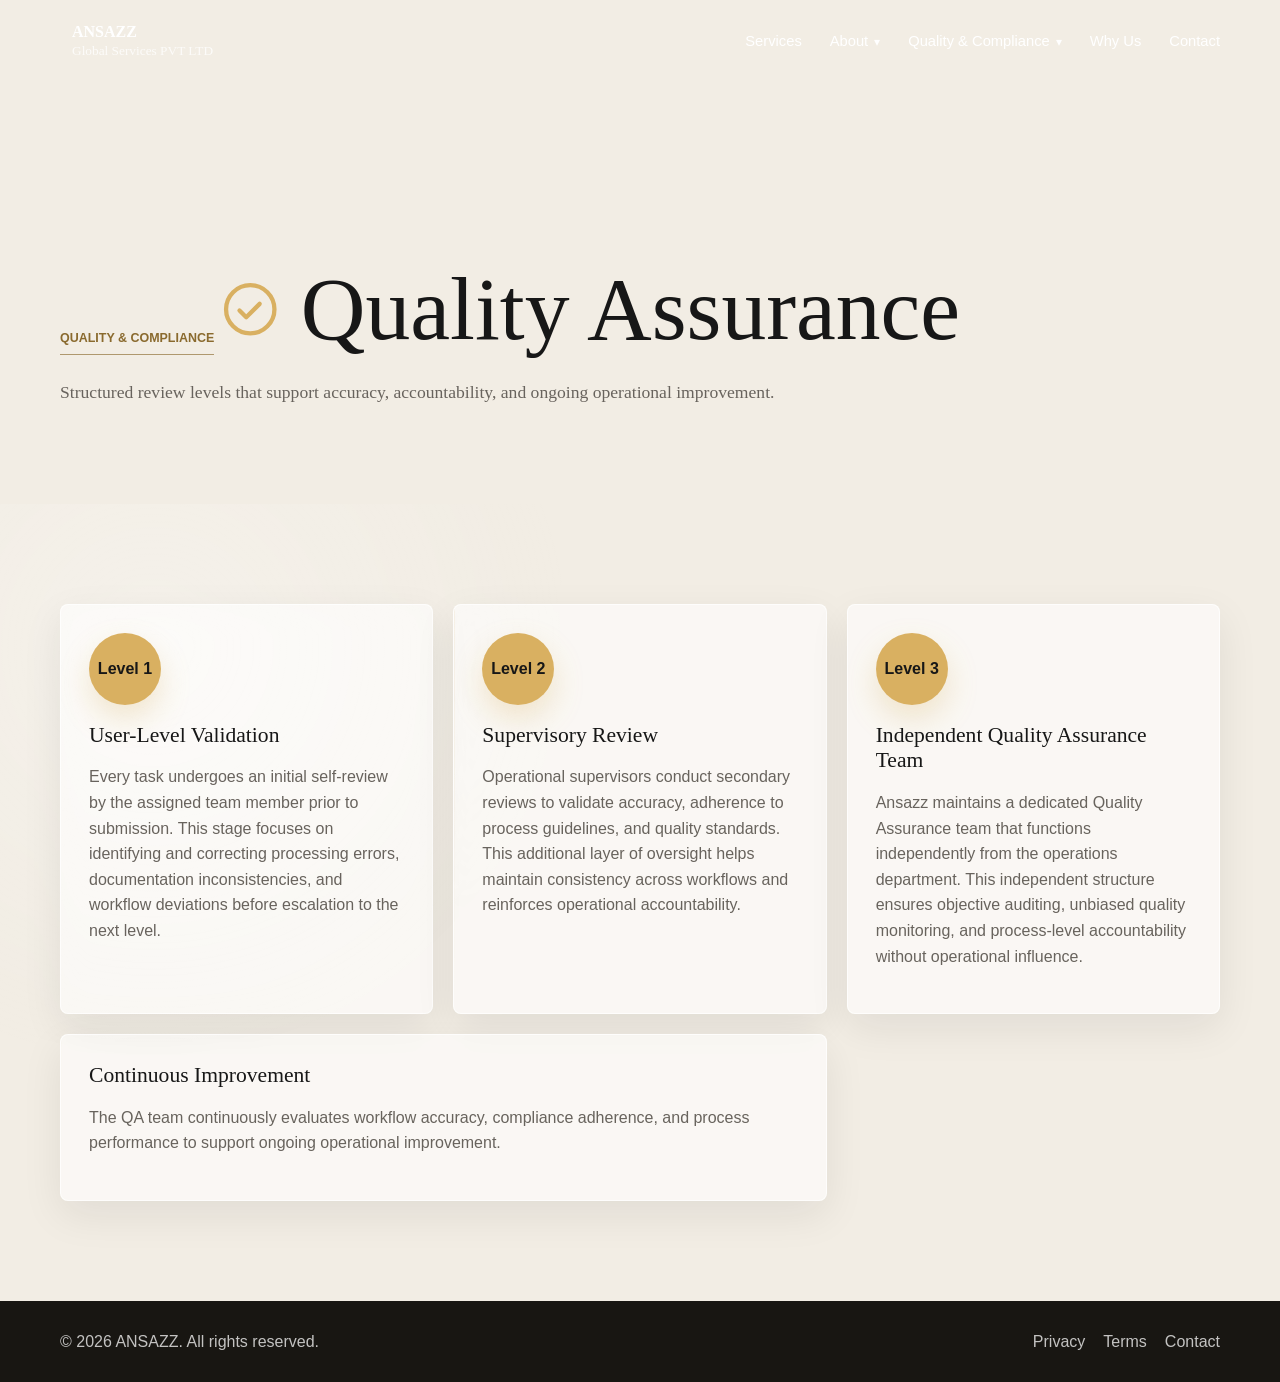
<file: quality-assurance.html>
<!DOCTYPE html>
<html lang="en">
<head>
  <meta charset="UTF-8">
  <meta name="viewport" content="width=device-width, initial-scale=1.0">
  <meta name="description" content="Quality assurance framework at ANSAZZ Global Services">
  <title>Quality Assurance | ANSAZZ Global Services</title>
  <link rel="icon" href="data:image/svg+xml,%3Csvg xmlns='http://www.w3.org/2000/svg' viewBox='0 0 64 64'%3E%3Crect width='64' height='64' rx='12' fill='%23171612'/%3E%3Ctext x='50%25' y='56%25' text-anchor='middle' font-family='Georgia' font-size='38' fill='%23D9B061'%3EA%3C/text%3E%3C/svg%3E">
  <link rel="stylesheet" href="styles.css">
</head>
<body>
  <!-- <div class="loader" id="loader" aria-hidden="true"><div class="loader__mark">A</div><p>ANSAZZ Global Services</p></div> -->
  <div class="scroll-progress" id="scrollProgress"></div>
  <header class="site-header" id="siteHeader">
    <nav class="nav container" aria-label="Main navigation">
      <a href="index.html#home" class="brand" aria-label="ANSAZZ home"><span class="brand__icon"></span><span><strong>ANSAZZ</strong><small>Global Services PVT LTD</small></span></a>
      <button class="nav-toggle" id="navToggle" aria-label="Open navigation" aria-expanded="false"><span></span><span></span><span></span></button>
      <ul class="nav-menu" id="navMenu">
        <li><a href="index.html#services">Services</a></li>
        <li class="nav-dropdown"><a href="index.html#about" class="nav-dropdown__trigger">About <span aria-hidden="true">▾</span></a><ul class="nav-dropdown__menu" aria-label="About submenu"><li><a href="mission.html">Our Mission</a></li><li><a href="faq.html">FAQs</a></li></ul></li>
        <li class="nav-dropdown"><a href="quality-assurance.html" class="nav-dropdown__trigger">Quality & Compliance <span aria-hidden="true">▾</span></a><ul class="nav-dropdown__menu" aria-label="Quality and compliance submenu"><li><a href="quality-assurance.html">Quality Assurance</a></li><li><a href="data-security.html">Data Security</a></li></ul></li>
        <li><a href="index.html#why-us">Why Us</a></li>
        <li><a href="index.html#contact">Contact</a></li>
      </ul>
    </nav>
  </header>
  <main>
    <section class="inner-hero section-reveal">
      <div class="container">
        <p class="eyebrow slide-up">Quality & Compliance</p>
        <h1 class="animated-text slide-up hero-icon-heading"><span class="hero-icon" aria-hidden="true"><svg viewBox="0 0 24 24" fill="none" stroke="currentColor" stroke-width="1.6" stroke-linecap="round" stroke-linejoin="round"><circle cx="12" cy="12" r="9"/><path d="M8 12.5l2.5 2.5 5-5"/></svg></span>Quality Assurance</h1>
        <p class="slide-up">Structured review levels that support accuracy, accountability, and ongoing operational improvement.</p>
      </div>
    </section>
    <section class="glass-section section-reveal">
      <div class="container glass-grid">
        <article class="glass-card">
          <span class="level-badge">Level 1</span>
          <h3>User-Level Validation</h3>
          <p>Every task undergoes an initial self-review by the assigned team member prior to submission. This stage focuses on identifying and correcting processing errors, documentation inconsistencies, and workflow deviations before escalation to the next level.</p>
        </article>
        <article class="glass-card">
          <span class="level-badge">Level 2</span>
          <h3>Supervisory Review</h3>
          <p>Operational supervisors conduct secondary reviews to validate accuracy, adherence to process guidelines, and quality standards. This additional layer of oversight helps maintain consistency across workflows and reinforces operational accountability.</p>
        </article>
        <article class="glass-card">
          <span class="level-badge">Level 3</span>
          <h3>Independent Quality Assurance Team</h3>
          <p>Ansazz maintains a dedicated Quality Assurance team that functions independently from the operations department. This independent structure ensures objective auditing, unbiased quality monitoring, and process-level accountability without operational influence.</p>
        </article>
        <article class="glass-card mission-statement">
          <h3>Continuous Improvement</h3>
          <p>The QA team continuously evaluates workflow accuracy, compliance adherence, and process performance to support ongoing operational improvement.</p>
        </article>
      </div>
    </section>
  </main>
  <footer class="footer"><div class="container footer__inner"><p>© <span id="year"></span> ANSAZZ. All rights reserved.</p><div><a href="index.html#home">Privacy</a><a href="index.html#home">Terms</a><a href="index.html#contact">Contact</a></div></div></footer>
  <button class="scroll-top" id="scrollTop" aria-label="Scroll to top">↑</button>
  <script src="script.js"></script>
</body>
</html>
</file>
<file: styles.css>
:root {
  --stone: #D8D0C5;
  --gold: #D9B061;
  --cream: #EDE8D0;
  --khaki: #CBBD93;
  --tan: #C9B493;
  --off-white: #F9F8F6;
  --pearl: #F2EDE4;
  --white: #ffffff;
  --light: #f6f5f2;
  --light-grey: #ecebea;
  --ink: #171717;
  --muted: #68635d;
  --shadow: 0 24px 70px rgba(23, 23, 23, 0.12);
  --soft-shadow: 0 14px 40px rgba(23, 23, 23, 0.08);
  --radius: 8px;
  --header-height: 82px;
}

* {
  box-sizing: border-box;
}

html {
  scroll-behavior: smooth;
}

body {
  margin: 0;
  font-family: Georgia, "Times New Roman", serif;
  color: var(--ink);
  background: var(--pearl);
  line-height: 1.6;
}

body.loaded {
  animation: pageReveal 700ms ease both;
}

img {
  display: block;
  max-width: 100%;
}

a {
  color: inherit;
  text-decoration: none;
}

button,
input,
select,
textarea {
  font: inherit;
}

.container {
  width: min(1160px, calc(100% - 40px));
  margin: 0 auto;
}
.scroll-progress {
  position: fixed;
  top: 0;
  left: 0;
  z-index: 1001;
  width: 0%;
  height: 4px;
  background: linear-gradient(90deg, var(--gold), var(--stone));
}

.site-header {
  position: fixed;
  top: 0;
  left: 0;
  right: 0;
  z-index: 900;
  transition: background 300ms ease, box-shadow 300ms ease, transform 300ms ease;
}

.site-header.scrolled {
  background: rgba(255, 255, 255, 0.86);
  box-shadow: var(--soft-shadow);
  backdrop-filter: blur(18px);
}

.nav {
  min-height: var(--header-height);
  display: flex;
  align-items: center;
  justify-content: space-between;
  gap: 24px;
}

.brand {
  display: inline-flex;
  align-items: center;
  gap: 12px;
  color: var(--white);
}

.site-header.scrolled .brand,
.site-header.scrolled .nav-menu > li > a {
  color: var(--ink);
}

body.dark-nav .brand,
body.dark-nav .nav-menu a,
body.dark-nav .nav-dropdown__trigger {
  color: #000000;
}

body.dark-nav .nav-toggle span {
  background: #000000;
}
.brand strong,
.brand small {
  display: block;
  line-height: 1;
}

.brand small {
  margin-top: 4px;
  color: currentColor;
  opacity: 0.78;
}

.nav-menu {
  display: flex;
  align-items: center;
  gap: 28px;
  margin: 0;
  padding: 0;
  list-style: none;
}

.nav-menu a {
  position: relative;
  color: var(--white);
  font-family: Arial, Helvetica, sans-serif;
  font-size: 0.92rem;
}

.nav-menu a::after {
  content: "";
  position: absolute;
  left: 0;
  bottom: -8px;
  width: 0;
  height: 2px;
  background: var(--gold);
  transition: width 250ms ease;
}

.nav-menu a:hover::after {
  width: 100%;
}

.nav-dropdown {
  position: relative;
}

.nav-dropdown__trigger {
  display: inline-flex;
  align-items: center;
  gap: 6px;
}

.nav-dropdown__trigger span {
  font-size: 0.72rem;
  transition: transform 220ms ease;
}

.nav-dropdown:hover .nav-dropdown__trigger span,
.nav-dropdown:focus-within .nav-dropdown__trigger span {
  transform: rotate(180deg);
}

.nav-dropdown__menu {
  position: absolute;
  top: calc(100% + 18px);
  left: 50%;
  min-width: 220px;
  margin: 0;
  padding: 10px;
  list-style: none;
  border: 1px solid rgba(217, 176, 97, 0.28);
  border-radius: var(--radius);
  background: rgba(255, 255, 255, 0.92);
  box-shadow: var(--shadow);
  backdrop-filter: blur(18px);
  opacity: 0;
  visibility: hidden;
  transform: translate(-50%, 10px);
  transition: opacity 220ms ease, transform 220ms ease, visibility 220ms ease;
}

.nav-dropdown:hover .nav-dropdown__menu,
.nav-dropdown:focus-within .nav-dropdown__menu {
  opacity: 1;
  visibility: visible;
  transform: translate(-50%, 0);
}

.nav-dropdown__menu a {
  display: block;
  padding: 11px 12px;
  border-radius: 6px;
  color: var(--ink);
  white-space: nowrap;
}

.nav-dropdown__menu a:hover {
  color: var(--ink);
  background: rgba(217, 176, 97, 0.18);
}

.nav-toggle {
  display: none;
  width: 44px;
  height: 44px;
  border: 0;
  border-radius: var(--radius);
  background: rgba(255, 255, 255, 0.18);
  cursor: pointer;
}

.nav-toggle span {
  display: block;
  width: 22px;
  height: 2px;
  margin: 5px auto;
  background: var(--white);
  transition: transform 250ms ease, opacity 250ms ease;
}

.site-header.scrolled .nav-toggle span {
  background: var(--ink);
}

.hero {
  position: relative;
  min-height: 94vh;
  display: grid;
  align-items: center;
  overflow: hidden;
  color: var(--white);
  isolation: isolate;
}

.hero__background {
  position: absolute;
  inset: 0;
  z-index: -2;
  background:
    linear-gradient(90deg, rgba(18, 16, 14, 0.86), rgba(18, 16, 14, 0.5), rgba(18, 16, 14, 0.18)),
    url("londonbridge.png") center 70% /cover fixed;
  transform: scale(1.04);
}

.hero::after {
  content: "";
  position: absolute;
  inset: auto 0 0;
  z-index: -1;
  height: 180px;
  background: linear-gradient(180deg, transparent, var(--light));
}

.hero__content {
  padding-top: var(--header-height);
}

.eyebrow {
  margin: 0 0 12px;
  color: var(--gold);
  font-family: Arial, Helvetica, sans-serif;
  font-size: 0.78rem;
  font-weight: 800;
  letter-spacing: 0;
  text-transform: uppercase;
}
/* animations for eyebrows slide-up text */
.eyebrow.slide-up {
  display: inline-block;
  position: relative;
  opacity: 0;
  transform: translateY(16px);
  letter-spacing: 3.5px;
  transition:
    opacity 800ms cubic-bezier(0.16, 1, 0.3, 1),
    transform 800ms cubic-bezier(0.16, 1, 0.3, 1),
    letter-spacing 800ms cubic-bezier(0.16, 1, 0.3, 1);
}

.eyebrow.slide-up::after {
  content: "";
  position: absolute;
  left: 0;
  bottom: -6px;
  height: 1px;
  width: 0;
  background: currentColor;
  opacity: 0.65;
  transition: width 650ms ease 380ms;
}

.eyebrow.slide-up.in-view {
  opacity: 1;
  transform: translateY(0);
  letter-spacing: 0;
}

.eyebrow.slide-up.in-view::after {
  width: 100%;
}

h1,
h2,
h3,
p {
  overflow-wrap: anywhere;
}

h1,
h2,
h3 {
  margin: 0;
  line-height: 1.08;
  font-weight: 500;
}

h1 {
  max-width: 830px;
  font-size: clamp(3rem, 8vw, 6.8rem);
}

h2 {
  font-size: clamp(2rem, 5vw, 4rem);
}

h3 {
  font-size: 1.35rem;
}

.hero__intro {
  max-width: 650px;
  margin: 24px 0 0;
  color: rgba(255, 255, 255, 0.82);
  font-size: 1.15rem;
}

.hero__actions {
  display: flex;
  flex-wrap: wrap;
  gap: 14px;
  margin-top: 34px;
}

.button {
  position: relative;
  display: inline-flex;
  align-items: center;
  justify-content: center;
  min-height: 52px;
  padding: 14px 22px;
  border: 0;
  border-radius: var(--radius);
  cursor: pointer;
  overflow: hidden;
  font-family: Arial, Helvetica, sans-serif;
  font-weight: 800;
  transition: transform 250ms ease, box-shadow 250ms ease, background 250ms ease;
}

.button:hover {
  transform: translateY(-3px);
  box-shadow: 0 18px 36px rgba(217, 176, 97, 0.28);
}

.button--gold {
  color: var(--ink);
  background: var(--gold);
}

.button--glass {
  color: var(--white);
  border: 1px solid rgba(255, 255, 255, 0.32);
  background: rgba(255, 255, 255, 0.12);
  backdrop-filter: blur(12px);
}

.ripple {
  position: absolute;
  width: 20px;
  height: 20px;
  border-radius: 50%;
  pointer-events: none;
  background: rgba(255, 255, 255, 0.55);
  transform: translate(-50%, -50%) scale(0);
  animation: ripple 650ms ease-out;
}

.floating-icon {
  position: absolute;
  z-index: 1;
  width: 56px;
  height: 56px;
  display: grid;
  place-items: center;
  border: 1px solid rgba(255, 255, 255, 0.22);
  border-radius: 50%;
  color: var(--gold);
  background: rgba(255, 255, 255, 0.1);
  backdrop-filter: blur(10px);
  animation: float 5s ease-in-out infinite;
}

.floating-icon--one {
  right: 12%;
  top: 26%;
}

.floating-icon--two {
  right: 24%;
  bottom: 28%;
  animation-delay: 900ms;
}

.floating-icon--three {
  right: 7%;
  bottom: 18%;
  animation-delay: 1500ms;
}

.stats {
  position: relative;
  z-index: 2;
  margin-top: -64px;
}

.stats__grid {
  display: grid;
  grid-template-columns: repeat(4, 1fr);
  gap: 16px;
  padding: 22px;
  border: 1px solid rgba(255, 255, 255, 0.74);
  border-radius: var(--radius);
  background: rgba(255, 255, 255, 0.78);
  box-shadow: var(--shadow);
  backdrop-filter: blur(18px);
}

.stats article {
  padding: 24px;
  border-radius: var(--radius);
  background: rgba(216, 208, 197, 0.35);
  text-align: center;
}

.counter {
  display: block;
  color: var(--ink);
  font-size: clamp(2rem, 4vw, 3.2rem);
  line-height: 1;
}

.counter::after {
  content: "+";
  color: var(--gold);
}

.stats article:nth-child(2) .counter::after {
  content: "%";
}

.stats p {
  margin: 10px 0 0;
  color: var(--muted);
  font-family: Arial, Helvetica, sans-serif;
  font-size: 0.9rem;
}

.section {
  padding: 110px 0;
}

.section-heading {
  max-width: 760px;
  margin-bottom: 42px;
}

.section-heading p:last-child {
  margin: 16px 0 0;
  color: var(--muted);
  font-size: 1.08rem;
}

.cards-grid,
.feature-grid,
.insight-grid {
  display: grid;
  gap: 22px;
}

.cards-grid {
  grid-template-columns: repeat(3, 1fr);
}

.service-card,
.feature,
.contact-form {
  border: 1px solid rgba(216, 208, 197, 0.9);
  border-radius: var(--radius);
  background: rgba(255, 255, 255, 0.74);
  box-shadow: var(--soft-shadow);
  backdrop-filter: blur(14px);
}

.service-card,
.feature {
  padding: 30px;
  transition: transform 280ms ease, box-shadow 280ms ease, border-color 280ms ease;
}

.service-card:hover,
.feature:hover,
.insight-card:hover {
  transform: translateY(-8px);
  border-color: rgba(217, 176, 97, 0.6);
  box-shadow: var(--shadow);
}

.service-card h3 {
  transform-origin: left center;
  font-size: 2.1rem;
  transition: transform 380ms cubic-bezier(0.34, 1.56, 0.64, 1), color 300ms ease, text-shadow 300ms ease;
}

.service-card:hover h3 {
  transform: scale(1.22);
  color: var(--gold);
  font-weight: 800;
  text-shadow: 0 10px 24px rgba(217, 176, 97, 0.32);
}

.card-icon {
  display: inline-grid;
  place-items: center;
  width: 44px;
  height: 44px;
  margin-bottom: 26px;
  border-radius: 50%;
  color: var(--ink);
  background: var(--gold);
  font-family: Arial, Helvetica, sans-serif;
  font-size: 0.8rem;
  font-weight: 800;
}

.service-card p,
.feature p,
.about p,
.contact p {
  color: var(--muted);
}

.split {
  display: grid;
  grid-template-columns: 1fr 1fr;
  gap: 62px;
  align-items: center;
}

.about {
  background: var(--white);
}

.image-frame {
  overflow: hidden;
  border-radius: var(--radius);
  box-shadow: var(--shadow);
}

.image-frame img {
  width: 100%;
  aspect-ratio: 4 / 5;
  object-fit: cover;
  transition: transform 600ms ease;
}

.image-frame:hover img,
.insight-card:hover img {
  transform: scale(1.08);
}

.check-list {
  display: grid;
  gap: 12px;
  margin: 26px 0 0;
  padding: 0;
  list-style: none;
  font-family: Arial, Helvetica, sans-serif;
}

.check-list li {
  position: relative;
  padding-left: 32px;
}

.check-list li::before {
  content: "✓";
  position: absolute;
  left: 0;
  top: 0;
  color: var(--gold);
  font-weight: 900;
}

.feature-grid {
  grid-template-columns: repeat(3, 1fr);
}

.feature {
  display: flex;
  flex-direction: column;
  align-items: flex-start;
  background: linear-gradient(145deg, rgba(255,255,255,0.88), rgba(216,208,197,0.28));
}

.discover-link {
  display: inline-flex;
  align-items: center;
  margin-top: 22px;
  padding: 9px 18px;
  border: 1px solid var(--gold);
  border-radius: 999px;
  color: var(--ink);
  background: transparent;
  font-family: Arial, Helvetica, sans-serif;
  font-size: 0.96rem;
  font-style: italic;
  font-weight: 800;
  cursor: pointer;
  transition: background 220ms ease, border-color 220ms ease;
}

.feature .discover-link {
  margin-top: auto;
}

.discover-link::after {
  content: "→";
  margin-left: 9px;
  color: var(--gold);
  transition: transform 220ms ease;
}

.discover-link:hover {
  background: rgba(197, 165, 92, 0.08);
  border-color: var(--gold);
}

.discover-link:hover::after {
  transform: translateX(5px);
}

.service-detail-panel {
  margin-top: 34px;
}

.service-detail {
  display: none;
  padding: 34px;
  border: 1px solid rgba(217, 176, 97, 0.28);
  border-radius: var(--radius);
  background:
    linear-gradient(145deg, rgba(255, 255, 255, 0.88), rgba(216, 208, 197, 0.34));
  box-shadow: var(--shadow);
  backdrop-filter: blur(18px);
}

.service-detail.is-active {
  display: block;
  animation: glassReveal 620ms cubic-bezier(0.22, 1, 0.36, 1) both;
}

.service-detail h3 {
  margin-bottom: 24px;
  font-size: clamp(1.7rem, 3vw, 2.6rem);
}

.detail-grid {
  display: grid;
  grid-template-columns: repeat(3, 1fr);
  gap: 18px;
}

.service-detail.is-active .detail-grid > div,
.service-detail.is-active .choice-strip {
  animation: detailItemReveal 560ms cubic-bezier(0.22, 1, 0.36, 1) both;
}

.service-detail.is-active .detail-grid > div:nth-child(1) { animation-delay: 60ms; }
.service-detail.is-active .detail-grid > div:nth-child(2) { animation-delay: 130ms; }
.service-detail.is-active .detail-grid > div:nth-child(3) { animation-delay: 200ms; }
.service-detail.is-active .detail-grid > div:nth-child(4) { animation-delay: 270ms; }
.service-detail.is-active .choice-strip { animation-delay: 320ms; }

.detail-grid--four {
  grid-template-columns: repeat(4, 1fr);
}

.detail-grid > div,
.choice-strip,
.glass-card {
  border: 1px solid rgba(255, 255, 255, 0.72);
  border-radius: var(--radius);
  background: rgba(255, 255, 255, 0.58);
  box-shadow: var(--soft-shadow);
  backdrop-filter: blur(14px);
}

.detail-grid > div {
  padding: 22px;
}

.detail-grid h4,
.choice-strip h4,
.glass-card h3 {
  margin: 0 0 14px;
  line-height: 1.18;
}

.detail-grid h4 {
  display: flex;
  align-items: center;
  gap: 10px;
}

.detail-icon {
  display: inline-grid;
  flex: none;
  place-items: center;
  width: 32px;
  height: 32px;
  border-radius: 50%;
  color: var(--ink);
  background: var(--gold);
  box-shadow: 0 8px 18px rgba(217, 176, 97, 0.32);
}

.detail-icon svg {
  width: 16px;
  height: 16px;
}

.hero-icon-heading {
  display: inline-flex;
  align-items: center;
  gap: 18px;
}

.hero-icon {
  display: inline-grid;
  flex: none;
  place-items: center;
  width: 0.72em;
  height: 0.72em;
  color: var(--gold);
}

.hero-icon svg {
  width: 100%;
  height: 100%;
}

.detail-grid ul {
  display: grid;
  gap: 8px;
  margin: 0;
  padding-left: 20px;
  color: var(--muted);
  font-family: Arial, Helvetica, sans-serif;
}

.choice-strip {
  margin-top: 18px;
  padding: 22px;
}

.choice-strip p {
  margin: 0;
  color: var(--muted);
}

.inner-hero {
  position: relative;
  min-height: 56vh;
  display: grid;
  align-items: end;
  padding: calc(var(--header-height) + 80px) 0 80px;
  overflow: hidden;
  color: var(--ink);
  background: transparent;
}

.inner-hero .eyebrow {
  color: #8a6a2e;
}

.inner-hero .container {
  position: relative;
  z-index: 1;
}

.inner-hero h1 {
  max-width: 900px;
  font-size: clamp(2.6rem, 7vw, 5.8rem);
}

.inner-hero p:last-child {
  max-width: 760px;
  color: var(--muted);
  font-size: 1.1rem;
}

.glass-section {
  position: relative;
  padding: 100px 0;
  overflow: hidden;
  background: radial-gradient(circle at 12% 18%, rgba(255, 255, 255, 0.25), transparent 32%);
}

.glass-grid {
  display: grid;
  grid-template-columns: repeat(3, 1fr);
  gap: 20px;
}

.glass-card {
  position: relative;
  padding: 28px;
  overflow: hidden;
  transition: transform 260ms ease, box-shadow 260ms ease, border-color 260ms ease;
}

.glass-card::before {
  content: "";
  position: absolute;
  inset: 0;
  background: linear-gradient(120deg, transparent, rgba(217, 176, 97, 0.2), transparent);
  transform: translateX(-100%);
  transition: transform 650ms ease;
}

.glass-card:hover {
  transform: translateY(-8px);
  border-color: rgba(217, 176, 97, 0.56);
  box-shadow: var(--shadow);
}

.glass-card:hover::before {
  transform: translateX(100%);
}

.glass-card > * {
  position: relative;
  z-index: 1;
}

.glass-card p,
.glass-card li {
  color: var(--muted);
  font-family: Arial, Helvetica, sans-serif;
}

.glass-card ul {
  display: grid;
  gap: 10px;
  margin: 0;
  padding-left: 20px;
}

.mission-statement {
  grid-column: span 2;
}

.animated-text {
  animation: textGlow 2.6s ease-in-out infinite alternate;
}

.faq-list {
  display: grid;
  gap: 14px;
}

.faq-item {
  overflow: hidden;
  border: 1px solid rgba(216, 208, 197, 0.9);
  border-radius: var(--radius);
  background: rgba(255, 255, 255, 0.78);
  box-shadow: var(--soft-shadow);
  transition: transform 240ms ease, border-color 240ms ease, box-shadow 240ms ease;
}

.faq-item:hover {
  transform: translateX(8px);
  border-color: rgba(217, 176, 97, 0.58);
  box-shadow: var(--shadow);
}

.faq-item.open {
  transform: none;
  border-color: rgba(217, 176, 97, 0.58);
  box-shadow: var(--shadow);
}

.faq-question {
  display: flex;
  align-items: center;
  justify-content: space-between;
  gap: 18px;
  width: 100%;
  padding: 22px;
  border: 0;
  background: transparent;
  text-align: left;
  cursor: pointer;
}

.faq-question h3 {
  font-size: 1.2rem;
  transition: color 220ms ease;
}

.faq-item.open .faq-question h3 {
  color: var(--gold);
}

.faq-toggle {
  position: relative;
  flex: none;
  width: 34px;
  height: 34px;
  border-radius: 50%;
  color: var(--ink);
  background: var(--gold);
  box-shadow: 0 8px 18px rgba(217, 176, 97, 0.3);
  transition: transform 320ms cubic-bezier(0.34, 1.56, 0.64, 1), background 220ms ease;
}

.faq-toggle::before,
.faq-toggle::after {
  content: "";
  position: absolute;
  top: 50%;
  left: 50%;
  background: currentColor;
  transform: translate(-50%, -50%);
  transition: transform 320ms ease;
}

.faq-toggle::before {
  width: 14px;
  height: 2px;
}

.faq-toggle::after {
  width: 2px;
  height: 14px;
}

.faq-item.open .faq-toggle {
  transform: rotate(135deg);
}

.faq-answer-wrapper {
  display: grid;
  grid-template-rows: 0fr;
  transition: grid-template-rows 400ms cubic-bezier(0.22, 1, 0.36, 1);
}

.faq-item.open .faq-answer-wrapper {
  grid-template-rows: 1fr;
}

.faq-answer {
  min-height: 0;
  overflow: hidden;
}

.faq-answer p {
  margin: 0;
  padding: 0 22px 22px;
  color: var(--muted);
  opacity: 0;
  transform: translateY(-6px);
  transition: opacity 320ms ease 80ms, transform 320ms ease 80ms;
}

.faq-item.open .faq-answer p {
  opacity: 1;
  transform: translateY(0);
}

.level-badge {
  display: inline-grid;
  place-items: center;
  width: 72px;
  height: 72px;
  margin-bottom: 18px;
  border-radius: 50%;
  color: var(--ink);
  background: var(--gold);
  font-family: Arial, Helvetica, sans-serif;
  font-weight: 900;
  box-shadow: 0 14px 30px rgba(217, 176, 97, 0.28);
}

.parallax {
  position: relative;
  padding: 120px 0;
  color: var(--white);
  background:
    linear-gradient(rgba(18, 16, 14, 0.72), rgba(18, 16, 14, 0.72)),
    url("https://images.unsplash.com/photo-1551836022-d5d88e9218df?auto=format&fit=crop&w=1800&q=85") center/cover fixed;
}

.parallax__content {
  max-width: 760px;
  margin-left: auto;
  text-align: right;
}

.parallax h2 {
  margin-bottom: 28px;
}

.insight-grid {
  grid-template-columns: repeat(3, 1fr);
}

.insight-card {
  overflow: hidden;
  border: 1px solid rgba(216, 208, 197, 0.9);
  border-radius: var(--radius);
  background: var(--white);
  box-shadow: var(--soft-shadow);
  transition: transform 280ms ease, box-shadow 280ms ease, border-color 280ms ease;
}

.insight-card img {
  width: 100%;
  height: 230px;
  object-fit: cover;
  transition: transform 600ms ease;
}

.insight-card div {
  padding: 24px;
}

.insight-card span {
  color: var(--gold);
  font-family: Arial, Helvetica, sans-serif;
  font-size: 0.78rem;
  font-weight: 800;
  text-transform: uppercase;
}

.insight-card h3 {
  margin: 10px 0 22px;
}

.insight-card a {
  color: var(--ink);
  font-family: Arial, Helvetica, sans-serif;
  font-weight: 800;
}

.contact {
  background: linear-gradient(180deg, var(--white), var(--light-grey));
}

.split--contact {
  grid-template-columns: minmax(260px, 380px) 1fr;
  align-items: start;
}

.contact-details {
  margin-top: 28px;
  padding: 24px;
  border-left: 4px solid var(--gold);
  border-radius: var(--radius);
  background: var(--white);
  box-shadow: var(--soft-shadow);
}

.contact-details p {
  margin: 8px 0;
}

.contact-form {
  display: grid;
  grid-template-columns: repeat(2, 1fr);
  gap: 18px 20px;
  max-width: 640px;
  padding: 34px;
}

.contact-form__full {
  grid-column: 1 / -1;
}

.contact-form label {
  display: grid;
  gap: 8px;
  color: var(--ink);
  font-family: Arial, Helvetica, sans-serif;
  font-weight: 800;
}

.contact-form input,
.contact-form select,
.contact-form textarea {
  width: 100%;
  border: 1px solid rgba(104, 99, 93, 0.22);
  border-radius: var(--radius);
  padding: 14px 15px;
  color: var(--ink);
  background: rgba(255, 255, 255, 0.86);
  outline: none;
  transition: border-color 220ms ease, box-shadow 220ms ease;
}

.contact-form input:focus,
.contact-form select:focus,
.contact-form textarea:focus {
  border-color: var(--gold);
  box-shadow: 0 0 0 4px rgba(217, 176, 97, 0.18);
}

.maps {
  background: var(--light);
}

.map-frame {
  overflow: hidden;
  border: 1px solid rgba(216, 208, 197, 0.9);
  border-radius: var(--radius);
  background: var(--white);
  box-shadow: var(--shadow);
}

.map-frame iframe {
  display: block;
  width: 100%;
  min-height: 450px;
}

.form-message {
  min-height: 24px;
  margin: 0;
  color: var(--muted);
  font-family: Arial, Helvetica, sans-serif;
}

.footer {
  padding: 28px 0;
  color: rgba(255, 255, 255, 0.74);
  background: #181612;
  font-family: Arial, Helvetica, sans-serif;
}

.footer__inner {
  display: flex;
  justify-content: space-between;
  gap: 18px;
  align-items: center;
}

.footer p {
  margin: 0;
}

.footer a {
  margin-left: 18px;
}

.scroll-top {
  position: fixed;
  right: 22px;
  bottom: 22px;
  z-index: 850;
  width: 48px;
  height: 48px;
  border: 0;
  border-radius: 50%;
  color: var(--ink);
  background: var(--gold);
  box-shadow: var(--soft-shadow);
  cursor: pointer;
  opacity: 0;
  visibility: hidden;
  transform: translateY(12px);
  transition: opacity 250ms ease, visibility 250ms ease, transform 250ms ease;
}

.scroll-top.show {
  opacity: 1;
  visibility: visible;
  transform: translateY(0);
}

.section-reveal,
.slide-up {
  opacity: 0;
  transform: translateY(28px);
  transition: opacity 700ms ease, transform 700ms ease;
}

.section-reveal.in-view,
.slide-up.in-view {
  opacity: 1;
  transform: translateY(0);
}

.slide-up:nth-child(2) {
  transition-delay: 120ms;
}

.slide-up:nth-child(3) {
  transition-delay: 220ms;
}

.slide-up:nth-child(4) {
  transition-delay: 320ms;
}

@keyframes pageReveal {
  from {
    opacity: 0.92;
  }
  to {
    opacity: 1;
  }
}

@keyframes pulse {
  50% {
    transform: scale(1.08);
    box-shadow: 0 0 38px rgba(217, 176, 97, 0.34);
  }
}

@keyframes float {
  50% {
    transform: translateY(-16px);
  }
}

@keyframes ripple {
  to {
    transform: translate(-50%, -50%) scale(18);
    opacity: 0;
  }
}

@keyframes glassReveal {
  from {
    opacity: 0;
    transform: translateY(20px) scale(0.98);
  }
  to {
    opacity: 1;
    transform: translateY(0) scale(1);
  }
}

@keyframes detailItemReveal {
  from {
    opacity: 0;
    transform: translateY(16px);
  }
  to {
    opacity: 1;
    transform: translateY(0);
  }
}

@keyframes textGlow {
  from {
    text-shadow: 0 0 0 rgba(217, 176, 97, 0);
  }
  to {
    text-shadow: 0 0 26px rgba(217, 176, 97, 0.56);
  }
}

/* ---------------------------------------------
   About section — visual redesign
   (scoped to .about / .about-visual / .about-copy
   so no other section is affected)
--------------------------------------------- */

.about__split {
  align-items: center;
}

.about-visual {
  position: relative;
  display: grid;
  place-items: center;
  min-height: 380px;
}

.about-visual__frame {
  position: relative;
  display: grid;
  place-items: center;
  width: 100%;
  max-width: 400px;
  aspect-ratio: 4 / 5;
  padding: 22px;
  border: 1px solid rgba(217, 176, 97, 0.3);
  border-radius: var(--radius);
  background:
    radial-gradient(circle at 30% 22%, rgba(217, 176, 97, 0.16), transparent 55%),
    linear-gradient(160deg, rgba(255, 255, 255, 0.9), rgba(216, 208, 197, 0.32));
  box-shadow: var(--shadow);
  overflow: hidden;
}

.about-visual__svg {
  width: 96%;
  height: auto;
}

.about-visual__badge {
  position: absolute;
  left: -32px;
  bottom: -12px;
  display: flex;
  align-items: baseline;
  gap: 10px;
  max-width: 230px;
  padding: 16px 20px;
  border-radius: var(--radius);
  background: var(--white);
  box-shadow: var(--soft-shadow);
}

.about-visual__badge strong {
  font-family: "Playfair Display", Georgia, "Times New Roman", serif;
  font-size: 1.6rem;
  font-weight: 700;
  color: var(--ink);
}

.about-visual__badge span {
  color: var(--muted);
  font-family: Arial, Helvetica, sans-serif;
  font-size: 0.78rem;
  line-height: 1.3;
}

.about-copy__heading {
  font-family: "Playfair Display", Georgia, "Times New Roman", serif;
  font-weight: 600;
  letter-spacing: -0.01em;
}

.about-copy p {
  margin-top: 18px;
}

.about-copy__text {
  text-align: justify;
  text-justify: inter-word;
  hyphens: auto;
}

.about-copy .check-list {
  grid-template-columns: repeat(2, 1fr);
  column-gap: 22px;
}

@media (max-width: 980px) {
  .about-visual {
    min-height: 320px;
  }

  .about-visual__badge {
    left: 6px;
    bottom: -28px;
  }
}

@media (max-width: 680px) {
  .about-copy .check-list {
    grid-template-columns: 1fr;
  }

  .about-visual__frame {
    max-width: 300px;
  }

  .about-visual__badge {
    position: static;
    margin-top: 18px;
    max-width: none;
  }
}

@media (prefers-reduced-motion: reduce) {
  *,
  *::before,
  *::after {
    scroll-behavior: auto !important;
    animation-duration: 0.01ms !important;
    animation-iteration-count: 1 !important;
    transition-duration: 0.01ms !important;
  }
}
</file>
